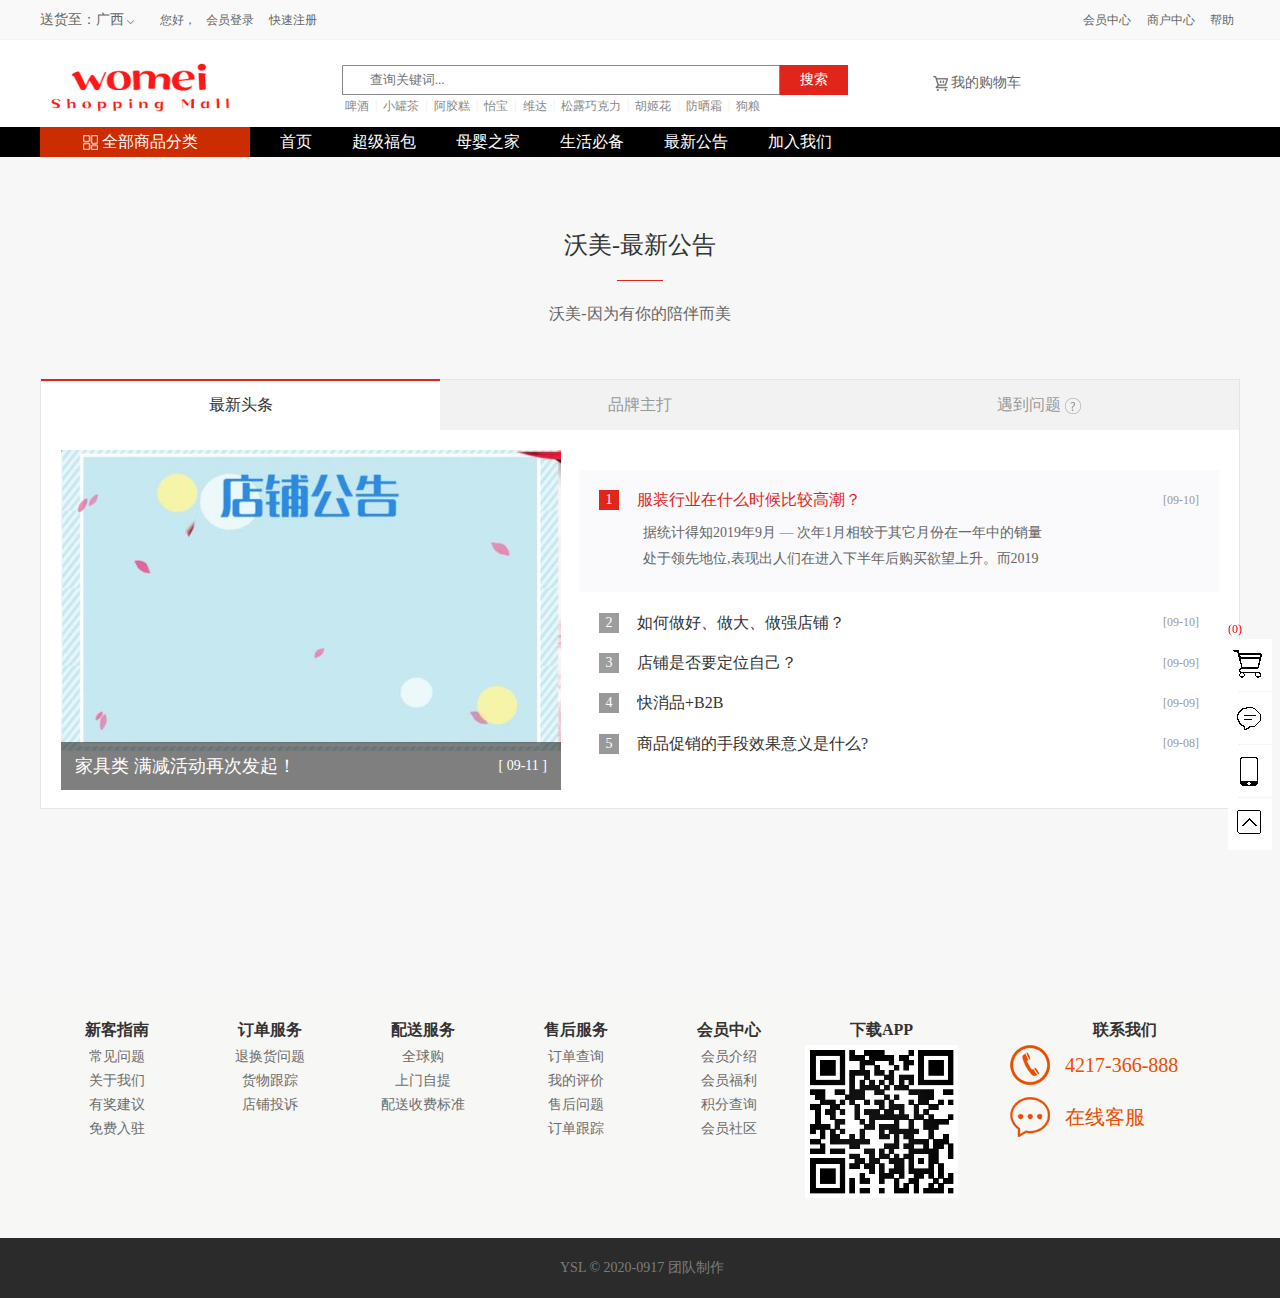
<file: gonggao.html>
<!doctype html>
<html>

	<head>
		<meta charset="utf-8">
		<title>沃美-公告页</title>
		<link rel="shortcut icon" type="text/css" href="css/favicon.ico"/>
		<link rel="stylesheet" type="text/css" href="css/index.css">
		<link rel="stylesheet" href="css/gonggaostyle.css" />
		<link rel="stylesheet" type="text/css" href="css/swiper-bundle.min.css" />
		<script type="text/javascript" src="js/jquery.min.js"></script>
		<script src="js/jquery-1.8.3.min.js"></script>
		<script src="js/jquery.fly.min.js"></script>
		<script src="js/public.js"></script>
		<script src="js/base.js"></script>
		<script>
			document.createElement("top")
		</script>
		<script>
			document.createElement("search")
		</script>
		<script>
			document.createElement("light")
		</script>
		<script>
			document.createElement("light1")
		</script>
	</head>

	<body>
		<!--最大的背景-->
		<!--<div class="maxbj"></div>-->

		<!--头部-->
		<top>
			<section class="seck">
				<div class="dis_add"><em style="float:left">送货至：</em><span style="float:left">广西</span><img src="images/jt_t.png" style="display:block;width:7px;height:4px; float:left; margin-top:20px; margin-left:3px">
					<div class="hide_add">
						<ul>
							<li>
								<a href="javascript:void(0)">北京</a>
							</li>
							<li>
								<a href="javascript:void(0)">上海</a>
							</li>
							<li>
								<a href="javascript:void(0)">天津</a>
							</li>
							<li>
								<a href="javascript:void(0)">重庆</a>
							</li>
							<li>
								<a href="javascript:void(0)">河北</a>
							</li>
							<li>
								<a href="javascript:void(0)">山西</a>
							</li>
							<li>
								<a href="javascript:void(0)">河南</a>
							</li>
							<li>
								<a href="javascript:void(0)">辽宁</a>
							</li>
							<li>
								<a href="javascript:void(0)">吉林</a>
							</li>
							<li>
								<a href="javascript:void(0)">黑龙江</a>
							</li>
							<li>
								<a href="javascript:void(0)">内蒙古</a>
							</li>
							<li>
								<a href="javascript:void(0)">江苏</a>
							</li>
							<li>
								<a href="javascript:void(0)">山东</a>
							</li>
							<li>
								<a href="javascript:void(0)">安徽</a>
							</li>
							<li>
								<a href="javascript:void(0)">浙江</a>
							</li>
							<li>
								<a href="javascript:void(0)">浙江</a>
							</li>
							<li>
								<a href="javascript:void(0)">福建</a>
							</li>
							<li>
								<a href="javascript:void(0)">湖北</a>
							</li>
							<li>
								<a href="javascript:void(0)">湖南</a>
							</li>
							<li>
								<a href="javascript:void(0)">广东</a>
							</li>
							<li>
								<a href="javascript:void(0)" class="selected">广西</a>
							</li>
							<li>
								<a href="javascript:void(0)">江西</a>
							</li>
							<li>
								<a href="javascript:void(0)">四川</a>
							</li>
							<li>
								<a href="javascript:void(0)">海南</a>
							</li>
							<li>
								<a href="javascript:void(0)">贵州</a>
							</li>
							<li>
								<a href="javascript:void(0)">云南</a>
							</li>
							<li>
								<a href="javascript:void(0)">西藏</a>
							</li>
							<li>
								<a href="javascript:void(0)">陕西</a>
							</li>
							<li>
								<a href="javascript:void(0)">甘肃</a>
							</li>
							<li>
								<a href="javascript:void(0)">青海</a>
							</li>
							<li>
								<a href="javascript:void(0)">宁夏</a>
							</li>
							<li>
								<a href="javascript:void(0)">新疆</a>
							</li>
							<li>
								<a href="javascript:void(0)">台湾</a>
							</li>
							<li>
								<a href="javascript:void(0)">香港</a>
							</li>
							<li>
								<a href="javascript:void(0)">澳门</a>
							</li>
						</ul>

					</div>
				</div>
				<div class="register_login">
					<em>您好，</em>
					<a href="login.html" target="_parent">会员登录</a>
					<a href="#">快速注册</a>
				</div>
				<div class="vip_center">
					<a href="#">会员中心</a>
					<a href="#">商户中心</a>
					<a href="#">帮助</a>
				</div>
			</section>
		</top>
		<!--header-->
		<div class="maxbj1">
			<header>
				<b class="logo"><img src="images/logo.png"></b>
				<search>
					<form>
						<input type="text" placeholder="查询关键词..." required style=" width:438px; height:30px; text-indent:2em; float:left;border: 1px solid #888; box-shadow:none">
						<button>搜索</button>
					</form>
					<nav class="search-list">
						<ul>
							<li><a href="#">啤酒</a></li>
							<li> <font style="color: #eee;">|</font></li>
							<li> <a href="#">小罐茶</a></li>
							<li> <font style="color: #eee;">|</font></li>	
							<li> <a href="#">阿胶糕</a></li>
							<li> <font style="color: #eee;">|</font></li>	
							<li> <a href="#">怡宝</a></li>
							<li> <font style="color: #eee;">|</font></li>	
							<li> <a href="#">维达</a></li>
							<li> <font style="color: #eee;">|</font></li>	
							<li> <a href="#">松露巧克力</a></li>
							<li> <font style="color: #eee;">|</font></li>	
							<li> <a href="#">胡姬花</a></li>
							<li> <font style="color: #eee;">|</font></li>	
							<li> <a href="#">防晒霜</a></li>
							<li> <font style="color: #eee;">|</font></li>	
							<li> <a href="#">狗粮</a></li>
						</ul>
					</nav>
				</search>
				<div class="sping_car">
					<b></b>
					<a href="gouwu.html" target="_blank"><em>我的购物车</em></a>
				</div>
			</header>
		</div>
		<!--导航-->
		<section class="dao_hang">
			<nav>
				<!--右下侧广告-->
				<div class="advertisement">
					<h4>最新公告</h4>
					<div class="notice_new">
						<p>
							<a href="#">【钜惠】金秋聚会，买一送一</a>
						</p>
						<p>
							<a href="#">【豪礼】中秋嘉年华，好礼钜惠</a>
						</p>
						<p>
							<a href="#">【正品低价】冰点破纪录，低价不猫腻</a>
						</p>
						<p>
							<a href="#">【开学】开学季，“纸”想“净、净”学习</a>
						</p>
						<p>
							<a href="#">【优选】金秋聚会，买一送一</a>
						</p>
						<p>
							<a href="#">【优选】中秋嘉年华，好礼钜惠</a>
						</p>
						<p>
							<a href="#">【优选】开学季，“纸”想“净、净”学习</a>
						</p>
					</div>
					<a href="#">
						<div class="notice_img">
							<img src="images/activity.jpg" class="img1">
							<img src="images/activity.jpg" class="img2">
						</div>
					</a>
				</div>
				<!--全部商品分类-->
				<div class="important"><img src="images/all_list.png" style=" margin-top:8px">&nbsp;全部商品分类
				</div>
				<!--结束-->
				<div class="dao_list">
					<a href="index.html">首页</a>
					<a href="super-show.html">超级福包</a>
					<a href="muying.html">母婴之家</a>
					<!--<a href="#">厨房用品</a>-->
					<a href="shenghuo.html">生活必备</a>
					<a href="gonggao.html">最新公告</a>
					<a href="jiaru.html">加入我们</a>
				</div>
			</nav>
		</section>
		<!--最新公告-->
		<!--最新公告-->
		<main>
			<div class="bg-grey">
				<div class="content">
					<a href="#">
						<h2 class="title">沃美-最新公告</h2></a>
					<p class="subtitle">沃美-因为有你的陪伴而美</p>
					<div class="tab-block information-tab">
						<div class="tab-buttons ">
							<h3 class="tab-button cur" data-tab="one">最新头条</h3>
							<h3 class="tab-button" data-tab="two">品牌主打</h3>
							<h3 class="tab-button" data-tab="three">遇到问题  <span class="question-icon"></span></h3>
						</div>
						<div class="tabs">
							<div class="tab-item active" id="tab-one">
								<div class="information-tab">

									<div class="information-left">
										<a href="#">
											<img src="images/gonggao.jpg" width="500" height="340" alt="家具类 满减活动再次发起！">
										</a>
										<div class="left-bottom">
											<div class="article-title">家具类 满减活动再次发起！</div>
											<div class="article-time">
												[ 09-11 ]
											</div>
										</div>
									</div>
									<div class="information-right">
										<div class="article-list current">
											<a href="#" class="article-link">
												<div class="article-head">
													<span class="article-number">1</span>
													<span class="article-title">服装行业在什么时候比较高潮？</span>
													<span class="article-time">[09-10]</span>
												</div>
												<div class="article-content">
													<p>据统计得知2019年9月 — 次年1月相较于其它月份在一年中的销量处于领先地位,表现出人们在进入下半年后购买欲望上升。而2019年相较于2018年销量有着明显的上升,也表现出服装行业的发展呈上升态势。</p>
												</div>
											</a>
										</div>

										<div class="article-list">
											<a href="#" class="article-link">
												<div class="article-head ">
													<span class="article-number">2</span>
													<span class="article-title">如何做好、做大、做强店铺？</span>
													<span class="article-time">[09-10]</span>
												</div>
												<div class="article-content">
													<p>在该时代下，电商成为了较为热潮的销售平台，怎样做好？怎样做大？怎样做强？也成为了一个难题！</p>
												</div>
											</a>
										</div>

										<div class="article-list">
											<a href="#" class="article-link">
												<div class="article-head ">
													<span class="article-number">3</span>
													<span class="article-title">店铺是否要定位自己？</span>
													<span class="article-time">[09-09]</span>
												</div>
												<div class="article-content">
													<p>店铺定位就是给店铺声明一个主题，比如你卖的是服装店铺名以及店铺装修风格都要与之相关，这样既能给消费者给一个良好的体验还能有良好的视觉感。若卖的是服装类但是你的装修风格不太符合就会很突兀。</p>
												</div>
											</a>
										</div>

										<div class="article-list">
											<a href="#" class="article-link">
												<div class="article-head ">
													<span class="article-number">4</span>
													<span class="article-title">快消品+B2B</span>
													<span class="article-time">[09-09]</span>
												</div>
												<div class="article-content">
													<p>到底是应该快消品+B2B，还是B2B+快消品，这是两个模式、两个方向、两条道路的问题。</p>
												</div>
											</a>
										</div>

										<div class="article-list">
											<a href="#" class="article-link">
												<div class="article-head ">
													<span class="article-number">5</span>
													<span class="article-title">商品促销的手段效果意义是什么?</span>
													<span class="article-time">[09-08]</span>
												</div>
												<div class="article-content">
													<p>商品促销是bai对既有和潜在的顾客运用du各种积极的促销方式，吸引他们，zhi进而刺激其购买需求，以提高门店种类商品的销售。它是提高商品销售最直接、最简单、最有效的方式之一。</p>
												</div>
											</a>
										</div>

									</div>
								</div>
							</div>
							<div class="tab-item" id="tab-two">
								<div class="information-tab ">

									<div class="information-left">
										<a href="#">
											<img src="images/baokuan.jpg" width="500" height="340" alt="品牌选主打产品的原因！">
										</a>
										<div class="left-bottom">
											<div class="article-title">品牌选主打产品的原因！</div>
											<div class="article-time">
												[ 09-11 ]
											</div>
										</div>
									</div>
									<div class="information-right">
										<div class="article-list current">
											<a href="#" class="article-link">
												<div class="article-head ">
													<span class="article-number">1</span>
													<span class="article-title">如何打造爆款。</span>
													<span class="article-time">[09-10]</span>
												</div>
												<div class="article-content">
													<p>现代社会商业越来越发达，许多人梦想通过商业服务取得一些收益，还想把商品大卖特卖，那么如何打造爆款呢？首先爆款技术、人脉、资金。高性价比原理：商品在同样品质下价格越优惠则一般受到关注越大。案例：比如一些电商节日，一些高性价比的食品大卖特卖。要点：要点必须自己产品成本能降低，否则容易造成亏本或品质下降。</p>
												</div>
											</a>
										</div>

										<div class="article-list ">
											<a href="#" class="article-link">
												<div class="article-head ">
													<span class="article-number">2</span>
													<span class="article-title">adidas主打系列。为何它们能做好主打？</span>
													<span class="article-time">[09-09]</span>
												</div>
												<div class="article-content">
													<p>阿迪达斯旗下拥有三大系列：运动表现系列 performance（三条纹）、运动传统系列 originals（三叶草）和运动时尚系列 neo（圆球型LOGO）（分三个子品牌：Y-3，SLVR，NEO LABEL）。</p>
												</div>
											</a>
										</div>

										<div class="article-list ">
											<a href="#" class="article-link">
												<div class="article-head ">
													<span class="article-number">3</span>
													<span class="article-title">让服装商品主推款热销的秘籍 教你如何做主推</span>
													<span class="article-time">[09-08]</span>
												</div>
												<div class="article-content">
													<p>总思路：挑选主推(结合生命周期、量大款式，数量不宜过多)——制定目标(店铺总目标、组目标、个人目标)——设置激励(店铺、组或个人PK，正负激励结合)——选定方法(店长引导、陈列展示、活模展示、现场跟进、卖点学习、推荐方法)</p>
												</div>
											</a>
										</div>

										<div class="article-list ">
											<a href="#" class="article-link">
												<div class="article-head ">
													<span class="article-number">4</span>
													<span class="article-title">爆款后期如何维护?怎么让爆款持续下去?</span>
													<span class="article-time">[09-07]</span>
												</div>
												<div class="article-content">
													<p>一、做好数据，方便后期维护。二、新老爆款的交替衔接。三、老爆款流量迁移。四、新品提前预热。五、店铺活动配合。</p>
												</div>
											</a>
										</div>

										<div class="article-list ">
											<a href="#" class="article-link">
												<div class="article-head ">
													<span class="article-number">5</span>
													<span class="article-title">如何让产品卖出高价格？</span>
													<span class="article-time">[09-06]</span>
												</div>
												<div class="article-content">
													<p>销售的过程是一个推动客户向我方的目标点移动的过程，它的各个销售环节犹如闭式链条，销售的过程也是一个随时在变化在博弈的过程，竞争对手，我方，客户是时时动态变化着的，我们要对自己做的不好的节点进行修正和补足，直至在实现我们的目的性上面，每个节点都发挥承上启下的引导作用。</p>
												</div>
											</a>
										</div>

									</div>
								</div>
							</div>
							<div class="tab-item" id="tab-three">
								<div class="information-tab ">

									<div class="information-left">
										<a href="#">
											<img src="images/changjian.jpg" width="500" height="340" alt="优秀的网上商城系统网站介绍">
										</a>
										<div class="left-bottom">
											<div class="article-title">优秀的网上商城系统网站介绍</div>
											<div class="article-time">
												[ 09-11 ]
											</div>
										</div>
									</div>
									<div class="information-right">
										<div class="article-list current">
											<a href="#" class="article-link">
												<div class="article-head ">
													<span class="article-number">1</span>
													<span class="article-title">如何制作一个电子商务平台系统？</span>
													<span class="article-time">[09-10]</span>
												</div>
												<div class="article-content">
													<p>大致的流程如下，以电商平台开发公司【数商云】为例子，在实际项目往往会涉及到人与人之间的复杂沟通以及协作，所以需要有严谨的管理规范以及弹性的流程控制才能达到较高水准的项目质量。</p>
												</div>
											</a>
										</div>

										<div class="article-list ">
											<a href="#" class="article-link">
												<div class="article-head ">
													<span class="article-number">2</span>
													<span class="article-title">开发一个电子商务网站，需要运用哪些设计原则</span>
													<span class="article-time">[09-09]</span>
												</div>
												<div class="article-content">
													<p>随着目前电子商务网站开发技术的迭代，电商网站的交互设计得到了很大程度的提升，可以认为现在的新型的商城平台都呈现出交互效果。由此可以引发一个思考，电商系统网站开发的交互设计原则、基础是什么？</p>
												</div>
											</a>
										</div>

										<div class="article-list ">
											<a href="#" class="article-link">
												<div class="article-head ">
													<span class="article-number">3</span>
													<span class="article-title">传统企业转型建设独立B2C电商平台_会面临什么问题？</span>
													<span class="article-time">[09-08]</span>
												</div>
												<div class="article-content">
													<p>传统企业电子商务平台建设公司【数商云】市场总监在这里分享提出一些B2C企业内部运营（主要是订单处理流程方面）所面临的问题：</p>
												</div>
											</a>
										</div>

										<div class="article-list ">
											<a href="#" class="article-link">
												<div class="article-head ">
													<span class="article-number">4</span>
													<span class="article-title">什么是社区电商平台？社区电商达人教路</span>
													<span class="article-time">[09-07]</span>
												</div>
												<div class="article-content">
													<p>通过社区电商达人了解到，最先发展起社区电商的是一些物业，以及拥有社区资源的企业。他们有一个共同点都属于传统型企业，想把一个社区电商平台运营好。</p>
												</div>
											</a>
										</div>

										<div class="article-list ">
											<a href="#" class="article-link">
												<div class="article-head ">
													<span class="article-number">5</span>
													<span class="article-title">电子商务网店系统开发，重视要点总结！</span>
													<span class="article-time">[09-06]</span>
												</div>
												<div class="article-content">
													<p>【数商云】为企业定制专属的电商网站时，发现很多电商企业在沟通过程多次强调要设计开发出一个热点十足，够噱头的电商平台，这类型的电商网站开发设计方面确实够噱头了，但不是建立在用户体验的基础上，忽略了用户的感官视角。</p>
												</div>
											</a>
										</div>

									</div>
								</div>
							</div>
						</div>
					</div>
				</div>
			</div>
		</main>
		<!--页脚-->
		<footer>
			<section class="foot_in">
				<!--left-->
				<div class="foot_in_left">
					<div>
						<h5>新客指南</h5>
						<ul>
							<li>
								<a href="#">常见问题 </a>
							</li>
							<li>
								<a href="#">关于我们 </a>
							</li>
							<li>
								<a href="#">有奖建议</a>
							</li>
							<li>
								<a href="#">免费入驻</a>
							</li>
						</ul>
					</div>
					<div>
						<h5>订单服务</h5>
						<ul>
							<li>
								<a href="#">退换货问题</a>
							</li>
							<li>
								<a href="#">货物跟踪</a>
							</li>
							<li>
								<a href="#">店铺投诉</a>
							</li>
						</ul>
					</div>
					<div>
						<h5>配送服务</h5>
						<ul>
							<li>
								<a href="#">全球购</a>
							</li>
							<li>
								<a href="#">上门自提</a>
							</li>
							<li>
								<a href="#">配送收费标准</a>
							</li>
						</ul>
					</div>
					<div>
						<h5>售后服务</h5>
						<ul>
							<li>
								<a href="#">订单查询</a>
							</li>
							<li>
								<a href="#">我的评价</a>
							</li>
							<li>
								<a href="#">售后问题</a>
							</li>
							<li>
								<a href="#">订单跟踪</a>
							</li>
						</ul>
					</div>
					<div>
						<h5>会员中心</h5>
						<ul>
							<li>
								<a href="#">会员介绍</a>
							</li>
							<li>
								<a href="#">会员福利</a>
							</li>
							<li>
								<a href="#">积分查询</a>
							</li>
							<li>
								<a href="#">会员社区</a>
							</li>
						</ul>
					</div>
					<div>
						<h5>下载APP</h5>
						<img src="images/xiazai_App.png" width="153" height="153" style="display:block">
					</div>
				</div>
				<!--right-->
				<div class="foot_in_right">
					<div>
						<h5>联系我们</h5>
						<p><img src="images/dian.png" width="40" height="40" style=" float:left"><em style=" float:left; line-height:40px; color:#eb4e01; font-size:20px">&nbsp;&nbsp;&nbsp;4217-366-888</em></p>
						<p><img src="images/wx.png" width="40" height="40" style=" float:left"><em style=" float:left; line-height:40px; color:#eb4e01; font-size:20px">&nbsp;&nbsp;&nbsp;<a href="#" style="color:#eb4e01">在线客服</a></em></p>
					</div>
				</div>
			</section>
		</footer>
		<div class="foots">
			<div class="foots_in">
				<a href="#" style=" float:left">
					<!--<img src="images/logo1.png" width="124" height="56" style="display:block; margin-top:2px">-->
				</a>
				<em>YSL © 2020-0917 团队制作</em>
			</div>
		</div>
		<!--侧边栏-->
		<div class="toolbar">
			<a href="###" class="toolbar-item toolbar-item-weixin" style=" position:relative">
				<em style=" position:absolute; display:block; line-height:20px; font-size:12px; color:#f00; top:-20px; left:0">(0)</em>
				<!--<span class="toolbar-layer"></span>-->
			</a>
			<a href="###" class="toolbar-item toolbar-item-feedback"></a>
			<a href="###" class="toolbar-item toolbar-item-app">
				<span class="toolbar-layer"></span>
			</a>
			<a href="javascript:scroll(0,0)" id="top" class="toolbar-item toolbar-item-top"></a>
		</div>
		<!--购物车fly插件-->
	</body>
	<script type="text/javascript">
		//tab切换		
		$('.tab-button').click(function() {
			var tab = $(this).data('tab')
			$(this).addClass('cur').siblings('.tab-button').removeClass('cur');
			$('#tab-' + tab + '').addClass('active').siblings('.tab-item').removeClass('active');
		});
		//新闻列表切换
		$('.information-tab .article-list').hover(function() {
			$(this).addClass('current').siblings('.article-list').removeClass('current');
		}, function() {
			$(this).parent('.information-right').find('.article-list:first-of-type').addClass('current').siblings('.article-list').removeClass('current');
		});
	</script>

</html>
</file>
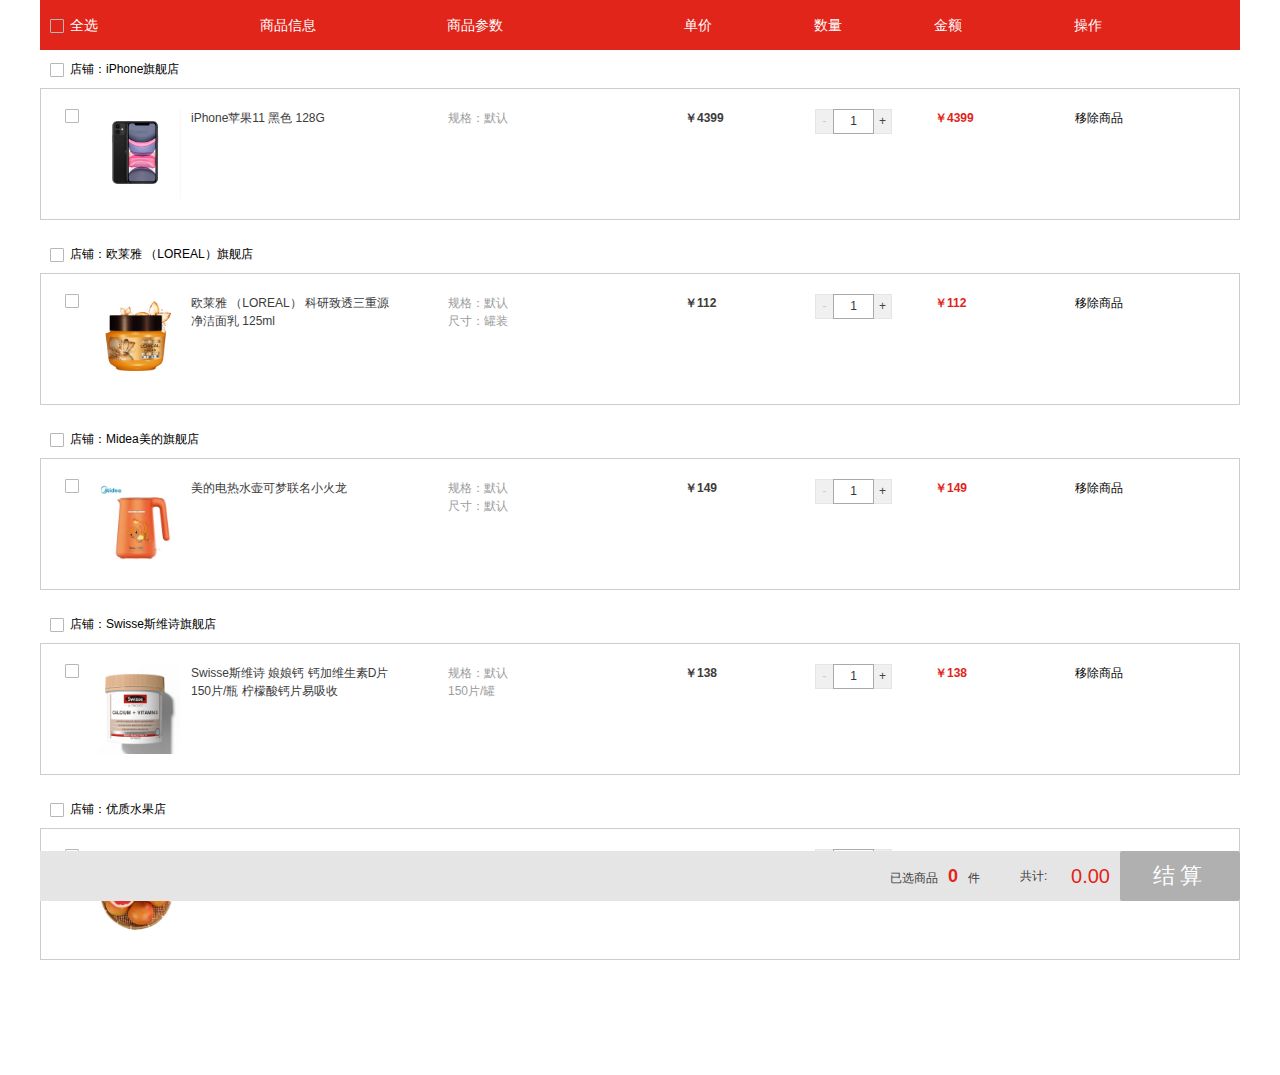
<file: gouwu.html>
<!doctype html>
<html lang="en">
<head>
    <meta charset="UTF-8">  
    <title>购物车</title>
    <link rel="shortcut icon" type="text/css" href="css/favicon.ico"/>
    <link rel="stylesheet" href="./css/reset.css">
    <link rel="stylesheet" href="./css/carts.css">
</head>
<body>
    <section class="cartMain">
        <div class="cartMain_hd">
            <ul class="order_lists cartTop">
                <li class="list_chk">
                    <!--所有商品全选-->
                    <input type="checkbox" id="all" class="whole_check">
                    <label for="all"></label>
                    全选
                </li>
                <li class="list_con">商品信息</li>
                <li class="list_info">商品参数</li>
                <li class="list_price">单价</li>
                <li class="list_amount">数量</li>
                <li class="list_sum">金额</li>
                <li class="list_op">操作</li>
            </ul>
        </div>

       

<div class="cartBox">
            <div class="shop_info">
                <div class="all_check">
                    <!--店铺全选-->
                    <input type="checkbox" id="shop_b" class="shopChoice">
                    <label for="shop_b" class="shop"></label>
                </div>
                <div class="shop_name">
                    店铺：<a href="javascript:;">iPhone旗舰店</a>
                </div>
            </div>
            <div class="order_content">
                <ul class="order_lists">
                    <li class="list_chk">
                        <input type="checkbox" id="checkbox_2" class="son_check">
                        <label for="checkbox_2"></label>
                    </li>
                    <li class="list_con">
                        <div class="list_img"><a href="javascript:;"><img src="./images/iPhone.png" alt=""></a></div>
                        <div class="list_text"><a href="javascript:;">iPhone苹果11 黑色 128G</a></div>
                    </li>
                    <li class="list_info">
                        <p>规格：默认</p>
                    </li>
                    <li class="list_price">
                        <p class="price">￥4399</p>
                    </li>
                    <li class="list_amount">
                        <div class="amount_box">
                            <a href="javascript:;" class="reduce reSty">-</a>
                            <input type="text" value="1" class="sum">
                            <a href="javascript:;" class="plus">+</a>
                        </div>
                    </li>
                    <li class="list_sum">
                        <p class="sum_price">￥4399</p>
                    </li>
                    <li class="list_op">
                        <p class="del"><a href="javascript:;" class="delBtn">移除商品</a></p>
                    </li>
                </ul>
            </div>
        </div>
		
		<div class="cartBox">
		    <div class="shop_info">
		        <div class="all_check">
		            <!--店铺全选-->
		            <input type="checkbox" id="shop_b" class="shopChoice">
		            <label for="shop_b" class="shop"></label>
		        </div>
		        <div class="shop_name">
		            店铺：<a href="javascript:;">欧莱雅 （LOREAL）旗舰店</a>
		        </div>
		    </div>
		    <div class="order_content">
		        <ul class="order_lists">
		            <li class="list_chk">
		                <input type="checkbox" id="checkbox_3" class="son_check">
		                <label for="checkbox_3"></label>
		            </li>
		            <li class="list_con">
		                <div class="list_img"><a href="javascript:;"><img src="./images/hufasu.png" alt=""></a></div>
		                <div class="list_text"><a href="javascript:;">欧莱雅 （LOREAL） 科研致透三重源净洁面乳 125ml</a></div>
		            </li>
		            <li class="list_info">
		                <p>规格：默认</p>
		                <p>尺寸：罐装</p>
		            </li>
		            <li class="list_price">
		                <p class="price">￥112</p>
		            </li>
		            <li class="list_amount">
		                <div class="amount_box">
		                    <a href="javascript:;" class="reduce reSty">-</a>
		                    <input type="text" value="1" class="sum">
		                    <a href="javascript:;" class="plus">+</a>
		                </div>
		            </li>
		            <li class="list_sum">
		                <p class="sum_price">￥112</p>
		            </li>
		            <li class="list_op">
		                <p class="del"><a href="javascript:;" class="delBtn">移除商品</a></p>
		            </li>
		        </ul>
		    </div>
		</div>
		
		<div class="cartBox">
		    <div class="shop_info">
		        <div class="all_check">
		            <!--店铺全选-->
		            <input type="checkbox" id="shop_b" class="shopChoice">
		            <label for="shop_b" class="shop"></label>
		        </div>
		        <div class="shop_name">
		            店铺：<a href="javascript:;">Midea美的旗舰店</a>
		        </div>
		    </div>
		    <div class="order_content">
		        <ul class="order_lists">
		            <li class="list_chk">
		                <input type="checkbox" id="checkbox_6" class="son_check">
		                <label for="checkbox_6"></label>
		            </li>
		            <li class="list_con">
		                <div class="list_img"><a href="javascript:;"><img src="./images/rsh.png" alt=""></a></div>
		                <div class="list_text"><a href="javascript:;">美的电热水壶可梦联名小火龙</a></div>
		            </li>
		            <li class="list_info">
		                <p>规格：默认</p>
		                <p>尺寸：默认</p>
		            </li>
		            <li class="list_price">
		                <p class="price">￥149</p>
		            </li>
		            <li class="list_amount">
		                <div class="amount_box">
		                    <a href="javascript:;" class="reduce reSty">-</a>
		                    <input type="text" value="1" class="sum">
		                    <a href="javascript:;" class="plus">+</a>
		                </div>
		            </li>
		            <li class="list_sum">
		                <p class="sum_price">￥149</p>
		            </li>
		            <li class="list_op">
		                <p class="del"><a href="javascript:;" class="delBtn">移除商品</a></p>
		            </li>
		        </ul>
		    </div>
		</div>

        <div class="cartBox">
            <div class="shop_info">
                <div class="all_check">
                    <!--店铺全选-->
                    <input type="checkbox" id="shop_b" class="shopChoice">
                    <label for="shop_b" class="shop"></label>
                </div>
                <div class="shop_name">
                    店铺：<a href="javascript:;">Swisse斯维诗旗舰店</a>
                </div>
            </div>
            <div class="order_content">
                <ul class="order_lists">
                    <li class="list_chk">
                        <input type="checkbox" id="checkbox_5" class="son_check">
                        <label for="checkbox_5"></label>
                    </li>
                    <li class="list_con">
                        <div class="list_img"><a href="javascript:;"><img src="./images/swisse.png" alt=""></a></div>
                        <div class="list_text"><a href="javascript:;">Swisse斯维诗 娘娘钙 钙加维生素D片 150片/瓶 柠檬酸钙片易吸收</a></div>
                    </li>
                    <li class="list_info">
                        <p>规格：默认</p>
                        <p>150片/罐</p>
                    </li>
                    <li class="list_price">
                        <p class="price">￥138</p>
                    </li>
                    <li class="list_amount">
                        <div class="amount_box">
                            <a href="javascript:;" class="reduce reSty">-</a>
                            <input type="text" value="1" class="sum">
                            <a href="javascript:;" class="plus">+</a>
                        </div>
                    </li>
                    <li class="list_sum">
                        <p class="sum_price">￥138</p>
                    </li>
                    <li class="list_op">
                        <p class="del"><a href="javascript:;" class="delBtn">移除商品</a></p>
                    </li>
                </ul>
            </div>
        </div>
		
		<div class="cartBox">
		    <div class="shop_info">
		        <div class="all_check">
		            <!--店铺全选-->
		            <input type="checkbox" id="shop_b" class="shopChoice">
		            <label for="shop_b" class="shop"></label>
		        </div>
		        <div class="shop_name">
		            店铺：<a href="javascript:;">优质水果店</a>
		        </div>
		    </div>
		    <div class="order_content">
		        <ul class="order_lists">
		            <li class="list_chk">
		                <input type="checkbox" id="checkbox_4" class="son_check">
		                <label for="checkbox_4"></label>
		            </li>
		            <li class="list_con">
		                <div class="list_img"><a href="javascript:;"><img src="./images/xiyou.png" alt=""></a></div>
		                <div class="list_text"><a href="javascript:;">南非西柚 中果6粒装 单果260g起 生鲜水果红心柚子</a></div>
		            </li>
		            <li class="list_info">
		                <p>规格：默认</p>
		                <p>约260g/78.8元</p>
		            </li>
		            <li class="list_price">
		                <p class="price">￥78.8</p>
		            </li>
		            <li class="list_amount">
		                <div class="amount_box">
		                    <a href="javascript:;" class="reduce reSty">-</a>
		                    <input type="text" value="1" class="sum">
		                    <a href="javascript:;" class="plus">+</a>
		                </div>
		            </li>
		            <li class="list_sum">
		                <p class="sum_price">￥78.8</p>
		            </li>
		            <li class="list_op">
		                <p class="del"><a href="javascript:;" class="delBtn">移除商品</a></p>
		            </li>
		        </ul>
		        
		    </div>
		</div>
		
        <!--底部-->
        <div class="bar-wrapper">
            <div class="bar-right">
                <div class="piece">已选商品<strong class="piece_num">0</strong>件</div>
                <div class="totalMoney">共计: <strong class="total_text">0.00</strong></div>
                <div class="calBtn"><a href="javascript:;">结算</a></div>
            </div>
        </div>
    </section>
    <section class="model_bg"></section>
    <section class="my_model">
        <p class="title">删除宝贝<span class="closeModel">X</span></p>
        <p>您确认要删除该宝贝吗？</p>
        <div class="opBtn"><a href="javascript:;" class="dialog-sure">确定</a><a href="javascript:;" class="dialog-close">关闭</a></div>
    </section>
    <script src="http://www.jq22.com/jquery/jquery-1.10.2.js"></script>
    <script src="./js/carts.js"></script>
</body>
</html>
</file>
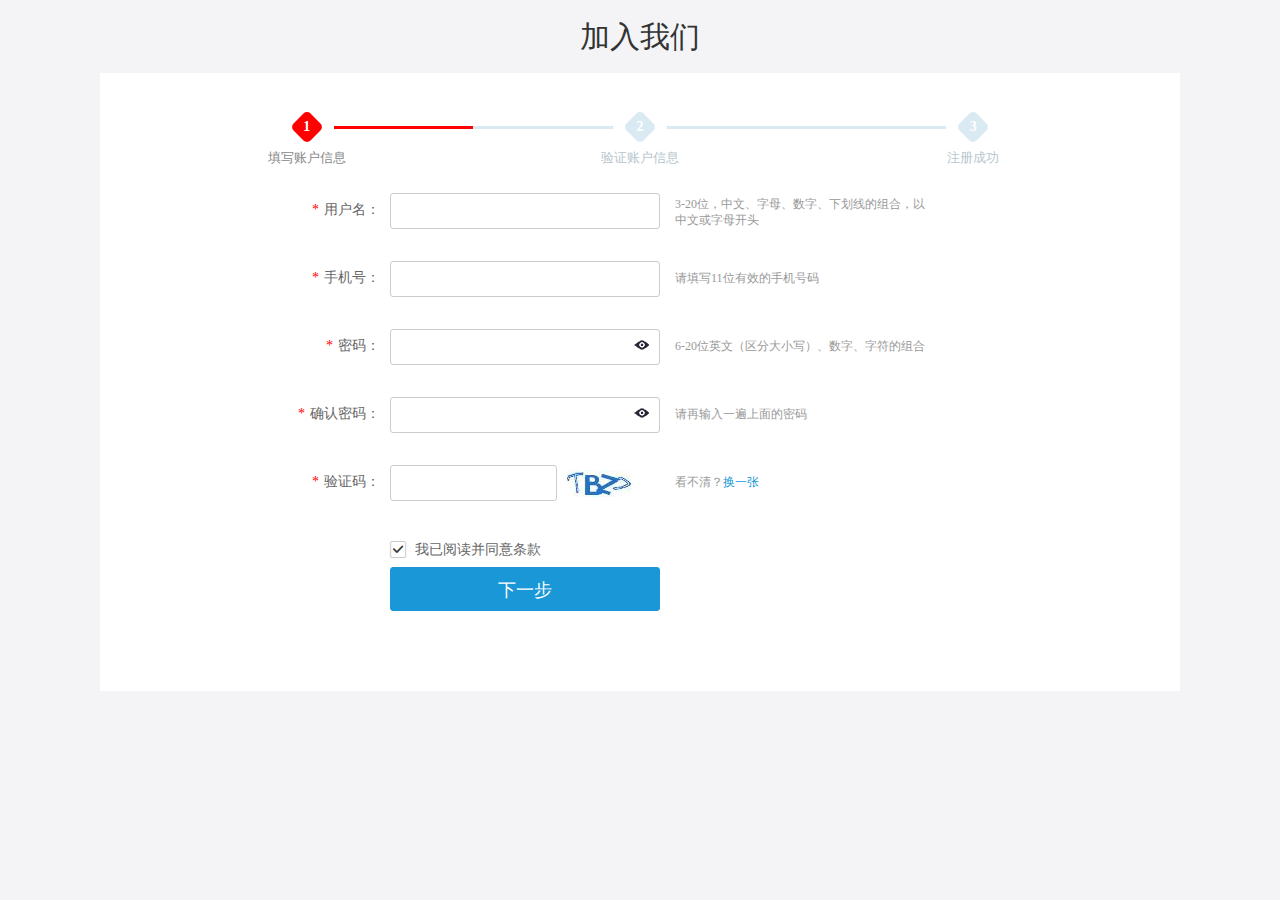
<file: jiaru.html>
<!DOCTYPE html>
<html>

	<head>
		<meta charset="utf-8" />		
		<title>沃美-入驻</title>
		<link rel="shortcut icon" type="text/css" href="css/favicon.ico"/>
		<link href="css/bootstrap.min.css" rel="stylesheet">
		<link href="css/gloab.css" rel="stylesheet">
		<link href="css/jiarustyle.css" rel="stylesheet">
		<script src="js/jquery-1.11.1.min.js"></script>
		<script src="js/register.js"></script>
	</head>

	<body class="bgf4">
		<h2 style="margin: 20px auto;text-align: center;">加入我们</h2>
		<div class="login-box f-mt10 f-pb50">
			<div class="main bgf">
				<div class="reg-box-pan display-inline">
					<div class="step">
						<ul>
							<li class="col-xs-4 on">
								<span class="num"><em class="f-r5"></em><i>1</i></span>
								<span class="line_bg lbg-r"></span>
								<p class="lbg-txt">填写账户信息</p>
							</li>
							<li class="col-xs-4">
								<span class="num"><em class="f-r5"></em><i>2</i></span>
								<span class="line_bg lbg-l"></span>
								<span class="line_bg lbg-r"></span>
								<p class="lbg-txt">验证账户信息</p>
							</li>
							<li class="col-xs-4">
								<span class="num"><em class="f-r5"></em><i>3</i></span>
								<span class="line_bg lbg-l"></span>
								<p class="lbg-txt">注册成功</p>
							</li>
						</ul>
					</div>
					<div class="reg-box" id="verifyCheck" style="margin-top:20px;">
						<div class="part1">
							<div class="item col-xs-12">
								<span class="intelligent-label f-fl"><b class="ftx04">*</b>用户名：</span>
								<div class="f-fl item-ifo">
									<input type="text" maxlength="20" class="txt03 f-r3 required" tabindex="1" data-valid="isNonEmpty||between:3-20||isUname" data-error="用户名不能为空||用户名长度3-20位||只能输入中文、字母、数字、下划线，且以中文或字母开头" id="adminNo" /> <span class="ie8 icon-close close hide"></span>
									<label class="icon-sucessfill blank hide"></label>
									<label class="focus"><span>3-20位，中文、字母、数字、下划线的组合，以中文或字母开头</span></label>
									<label class="focus valid"></label>
								</div>
							</div>
							<div class="item col-xs-12">
								<span class="intelligent-label f-fl"><b class="ftx04">*</b>手机号：</span>
								<div class="f-fl item-ifo">
									<input type="text" class="txt03 f-r3 required" keycodes="tel" tabindex="2" data-valid="isNonEmpty||isPhone" data-error="手机号码不能为空||手机号码格式不正确" maxlength="11" id="phone" />
									<span class="ie8 icon-close close hide"></span>
									<label class="icon-sucessfill blank hide"></label>
									<label class="focus">请填写11位有效的手机号码</label>
									<label class="focus valid"></label>
								</div>
							</div>
							<div class="item col-xs-12">
								<span class="intelligent-label f-fl"><b class="ftx04">*</b>密码：</span>
								<div class="f-fl item-ifo">
									<input type="password" id="password" maxlength="20" class="txt03 f-r3 required" tabindex="3" style="ime-mode:disabled;" onpaste="return  false" autocomplete="off" data-valid="isNonEmpty||between:6-20||level:2" data-error="密码不能为空||密码长度6-20位||该密码太简单，有被盗风险，建议字母+数字的组合" />
									<span class="ie8 icon-close close hide" style="right:55px"></span>
									<span class="showpwd" data-eye="password"></span>
									<label class="icon-sucessfill blank hide"></label>
									<label class="focus">6-20位英文（区分大小写）、数字、字符的组合</label>
									<label class="focus valid"></label>
									<span class="clearfix"></span>
									<label class="strength">
                            	<span class="f-fl f-size12">安全程度：</span>
                            	<b><i>弱</i><i>中</i><i>强</i></b>
                            </label>
								</div>
							</div>
							<div class="item col-xs-12">
								<span class="intelligent-label f-fl"><b class="ftx04">*</b>确认密码：</span>
								<div class="f-fl item-ifo">
									<input type="password" maxlength="20" class="txt03 f-r3 required" tabindex="4" style="ime-mode:disabled;" onpaste="return  false" autocomplete="off" data-valid="isNonEmpty||between:6-16||isRepeat:password" data-error="密码不能为空||密码长度6-16位||两次密码输入不一致" id="rePassword" />
									<span class="ie8 icon-close close hide" style="right:55px"></span>
									<span class="showpwd" data-eye="rePassword"></span>
									<label class="icon-sucessfill blank hide"></label>
									<label class="focus">请再输入一遍上面的密码</label>
									<label class="focus valid"></label>
								</div>
							</div>
							<div class="item col-xs-12">
								<span class="intelligent-label f-fl"><b class="ftx04">*</b>验证码：</span>
								<div class="f-fl item-ifo">
									<input type="text" maxlength="4" class="txt03 f-r3 f-fl required" tabindex="4" style="width:167px" id="randCode" data-valid="isNonEmpty" data-error="验证码不能为空" />
									<span class="ie8 icon-close close hide"></span>
									<label class="f-size12 c-999 f-fl f-pl10">
                            	<img src="images/yzm.jpg" />                               
                            </label>
									<label class="icon-sucessfill blank hide" style="left:380px"></label>
									<label class="focusa">看不清？<a href="javascript:;" class="c-blue">换一张</a></label>
									<label class="focus valid" style="left:370px"></label>
								</div>
							</div>
							<div class="item col-xs-12" style="height:auto">
								<span class="intelligent-label f-fl">&nbsp;</span>
								<p class="f-size14 required" data-valid="isChecked" data-error="请先同意条款">
									<input type="checkbox" checked />
									<a href="javascript:showoutc();" class="f-ml5">我已阅读并同意条款</a>
								</p>
								<label class="focus valid"></label>
							</div>
							<div class="item col-xs-12">
								<span class="intelligent-label f-fl">&nbsp;</span>
								<div class="f-fl item-ifo">
									<a href="javascript:;" class="btn btn-blue f-r3" id="btn_part1">下一步</a>
								</div>
							</div>
						</div>
						<div class="part2" style="display:none">
							<div class="alert alert-info" style="width:700px">短信已发送至您手机，请输入短信中的验证码，确保您的手机号真实有效。</div>
							<div class="item col-xs-12 f-mb10" style="height:auto">
								<span class="intelligent-label f-fl">手机号：</span>
								<div class="f-fl item-ifo c-blue">
									18078778513
								</div>
							</div>
							<div class="item col-xs-12">
								<span class="intelligent-label f-fl"><b class="ftx04">*</b>验证码：</span>
								<div class="f-fl item-ifo">
									<input type="text" maxlength="6" id="verifyNo" class="txt03 f-r3 f-fl required" tabindex="4" style="width:167px" data-valid="isNonEmpty||isInt" data-error="验证码不能为空||请输入6位数字验证码" />
									<span class="btn btn-gray f-r3 f-ml5 f-size13" id="time_box" disabled style="width:97px;display:none;">发送验证码</span>
									<span class="btn btn-gray f-r3 f-ml5 f-size13" id="verifyYz" style="width:97px;">发送验证码</span>
									<span class="ie8 icon-close close hide" style="right:130px"></span>
									<label class="icon-sucessfill blank hide"></label>
									<label class="focus"><span>请查收手机短信，并填写短信中的验证码（此验证码3分钟内有效）</span></label>
									<label class="focus valid"></label>
								</div>
							</div>
							<div class="item col-xs-12">
								<span class="intelligent-label f-fl">&nbsp;</span>
								<div class="f-fl item-ifo">
									<a href="javascript:;" class="btn btn-blue f-r3" id="btn_part2">注册</a>
								</div>
							</div>
						</div>
						<div class="part3" style="display:none">
							<div class="item col-xs-12">
								<span class="intelligent-label f-fl"><b class="ftx04">*</b>真实姓名：</span>
								<div class="f-fl item-ifo">
									<input type="text" maxlength="10" class="txt03 f-r3 required" tabindex="1" data-valid="isNonEmpty||between:2-10||isZh" data-error="真实姓名不能为空||真实姓名长度2-10位||只能输入中文" id="adminNo" />
									<span class="ie8 icon-close close hide"></span>
									<label class="icon-sucessfill blank hide"></label>
									<label class="focus">2-10位，中文真实姓名</label>
									<label class="focus valid"></label>
								</div>
							</div>
							<div class="item col-xs-12">
								<span class="intelligent-label f-fl"><b class="ftx04">*</b>身份证号：</span>
								<div class="f-fl item-ifo">
									<input type="text" class="txt03 f-r3 required" tabindex="2" data-valid="isNonEmpty||isCard" data-error="身份证号不能为空||身份证号码格式不正确" maxlength="18" id="phone" />
									<span class="ie8 icon-close close hide"></span>
									<label class="icon-sucessfill blank hide"></label>
									<label class="focus">请填写18位有效的证件号码</label>
									<label class="focus valid"></label>
								</div>
							</div>
							<div class="item col-xs-12">
								<span class="intelligent-label f-fl">&nbsp;</span>
								<div class="f-fl item-ifo">
									<a href="javascript:;" class="btn btn-blue f-r3" id="btn_part3">下一步</a>
								</div>
							</div>
						</div>
						<div class="part4 text-center" style="display:none">
							<h3>恭喜cz82465，您已注册成功，现在开始您的投资之旅吧！</h3>
							<p class="c-666 f-mt30 f-mb50">页面将在 <strong id="times" class="f-size18">10</strong> 秒钟后，跳转到
								<a href="index.html" class="c-blue">首页-继续购物</a>
							</p>
						</div>
					</div>
				</div>
			</div>
		</div>
		<div class="m-sPopBg" style="z-index:998;"></div>
		<div class="m-sPopCon regcon">
			<div class="m-sPopTitle"><strong>服务协议条款</strong><b id="sPopClose" class="m-sPopClose" onClick="closeClause()">×</b></div>
			<div class="apply_up_content">
				<pre class="f-r0">
		<strong>同意以下服务条款，提交注册信息</strong>
        </pre>
			</div>
			<center>
				<a class="btn btn-blue btn-lg f-size12 b-b0 b-l0 b-t0 b-r0 f-pl50 f-pr50 f-r3" href="javascript:closeClause();">已阅读并同意此条款</a>
			</center>
		</div>
		<script>
			$(function() {
				//第一页的确定按钮
				$("#btn_part1").click(function() {
					if(!verifyCheck._click()) return;
					$(".part1").hide();
					$(".part2").show();
					$(".step li").eq(1).addClass("on");
				});
				//第二页的确定按钮
				$("#btn_part2").click(function() {
					if(!verifyCheck._click()) return;
					$(".part2").hide();
					$(".part3").show();
				});
				//第三页的确定按钮
				$("#btn_part3").click(function() {
					if(!verifyCheck._click()) return;
					$(".part3").hide();
					$(".part4").show();
					$(".step li").eq(2).addClass("on");
					countdown({
						maxTime: 10,
						ing: function(c) {
							$("#times").text(c);
						},
						after: function() {
							window.location.href = "index.html";
						}
					});
				});
			});

			function showoutc() {
				$(".m-sPopBg,.m-sPopCon").show();
			}

			function closeClause() {
				$(".m-sPopBg,.m-sPopCon").hide();
			}
		</script>
	</body>

</html>
</file>
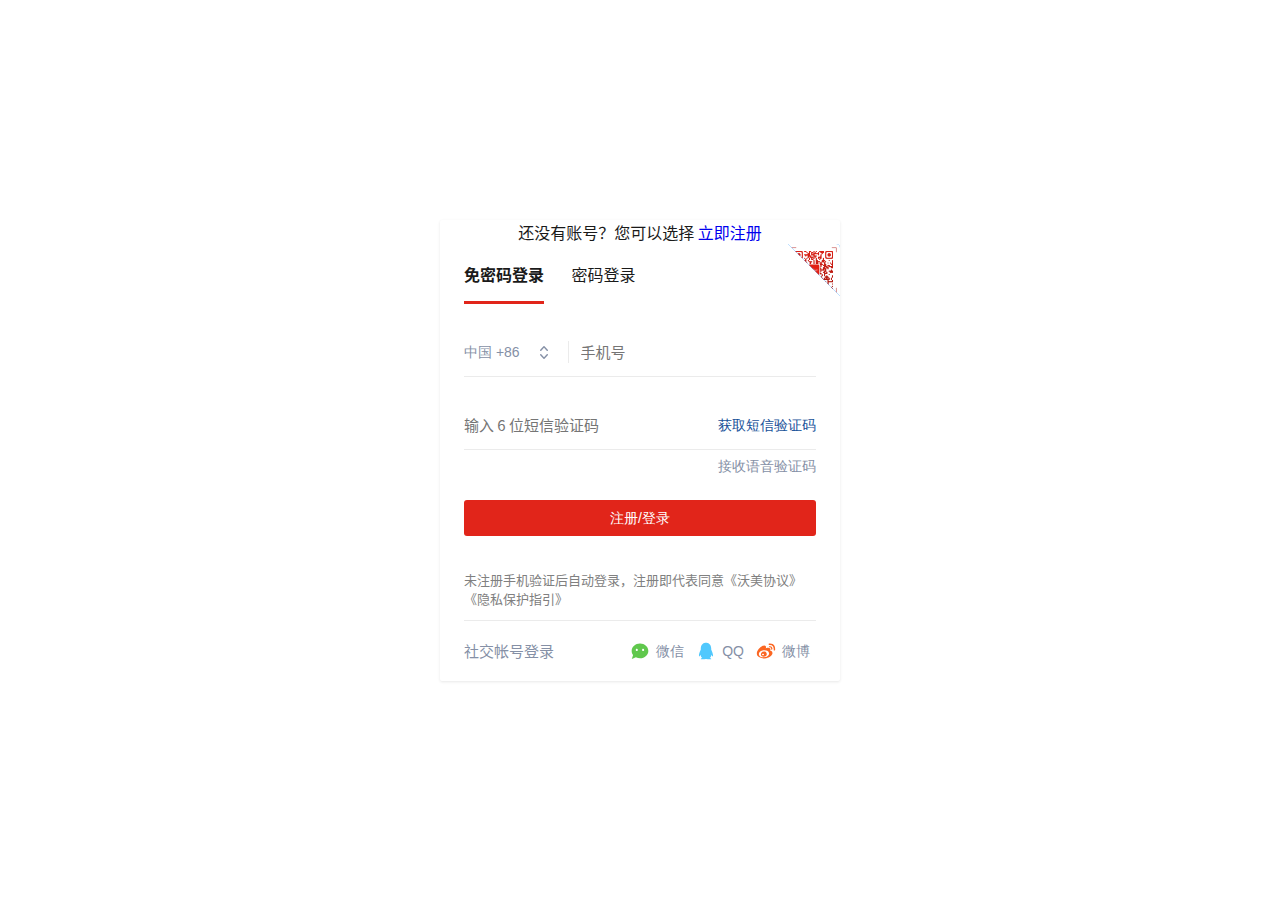
<file: login.html>
<!DOCTYPE html>
<html lang="en">

<head>
    <meta charset="UTF-8">
    <title>沃美-登录</title>
    <link rel="shortcut icon" type="text/css" href="css/favicon.ico"/>
    <link rel="stylesheet" href="css/login_ercode.css">
</head>

<body>	
    <div class="main">  	
        <div class="main_bg">
            <div class="loginBox">
            	<p style="text-align: center; font-size: 16px;">还没有账号？您可以选择 <font><a href="#">立即注册</a></font></p>
                <!-- signContent -->
                <div class="signContent">
                    <div class="signContainer">
                        <form action="" class="loginForm" id="form_key" data-module="smsFrom" onsubmit="return checkForm()">
                            <!-- tab -->
                            <div class="tabBox">
                                <div class="tabBoxSwitch">
                                    <ul class="tabBoxSwitchUl">
                                        <li class="tab-active" data-id="0">免密码登录</li>
                                        <li data-id="1">密码登录</li>
                                    </ul>
                                    <div class="ercode_tab swicth-ercode">
                                        <svg width="52" height="52" xmlns:xlink="http://www.w3.org/1999/xlink"
                                            fill="currentColor">
                                            <defs>
                                                <path id="id-3938311804-a" d="M0 0h48a4 4 0 0 1 4 4v48L0 0z"></path>
                                            </defs>
                                            <g fill="none" fill-rule="evenodd">
                                                <mask id="id-3938311804-b" fill="#fff">
                                                    <use xlink:href="#id-3938311804-a"></use>
                                                </mask>
                                                <use fill="#0084FF" xlink:href="#id-3938311804-a"></use>
                                                <image width="52" height="52" mask="url(#id-3938311804-b)"
                                                    xlink:href="[data-uri]">
                                                </image>
                                            </g>
                                        </svg>
                                    </div>
                                </div>
                            </div>
                            <!-- tabContent -->
                            <div class="tabContent">
                                <!-- tabContentPhone -->
                                <div class="tabcont  tabContentPhone active">
                                    <div class="tabcontent">
                                        <div class="phoneBox">
                                            <div class="phoneGroup">
                                                <button class="phone-btn selectBtn" type="button" data-type="selected">
                                                    <span>中国 +86</span>
                                                    <svg class="Zi--Select Select-arrow" fill="currentColor"
                                                        viewBox="0 0 24 24">
                                                        <path
                                                            d="M12 16.183l2.716-2.966a.757.757 0 0 1 1.064.001.738.738 0 0 1 0 1.052l-3.247 3.512a.758.758 0 0 1-1.064 0L8.22 14.27a.738.738 0 0 1 0-1.052.758.758 0 0 1 1.063 0L12 16.183zm0-9.365L9.284 9.782a.758.758 0 0 1-1.064 0 .738.738 0 0 1 0-1.052l3.248-3.512a.758.758 0 0 1 1.065 0L15.78 8.73a.738.738 0 0 1 0 1.052.757.757 0 0 1-1.063.001L12 6.818z"
                                                            fill-rule="evenodd"></path>
                                                    </svg>
                                                </button>
                                            </div>
                                            <div class="selectConentent">
                                                <div class="selectOptions">
                                                </div>
                                            </div>
                                        </div>
                                        <span class="line-show"></span>
                                        <div class="phoneInputGroup">
                                            <label for="" class="inputLabel phoneLabel">
                                                <input type="text" value="" name="" id="phoneInput"
                                                    class="inputStyle phoneInput" placeholder="手机号" autocomplete="off">
                                            </label>
                                        </div>
                                    </div>
                                    <div class="tabcontent">
                                        <div class="phoneInputGroup">
                                            <label for="" class="inputLabel">
                                                <input type="number" value="" name="" id="msgInput"
                                                    class="inputStyle msgInput" placeholder="输入 6 位短信验证码"
                                                    autocomplete="off">
                                            </label>
                                        </div>
                                        <div class="phoneGroup">
                                            <button class="phone-btn msgBtn" type="button">
                                                	获取短信验证码
                                            </button>
                                        </div>
                                    </div>
                                </div>
                                <!-- tabContentAccount -->
                                <div class="tabcont tabContentAccount">
                                    <div class="tabcontent">
                                        <div class="login-out-phoneBox">
                                            <div class="phoneBox">
                                                <div class="phoneGroup">
                                                    <button class="phone-btn selectBtn" type="button"
                                                        data-type="selected">
                                                        <span>中国 +86</span>
                                                        <svg class="Zi--Select Select-arrow" fill="currentColor"
                                                            viewBox="0 0 24 24">
                                                            <path
                                                                d="M12 16.183l2.716-2.966a.757.757 0 0 1 1.064.001.738.738 0 0 1 0 1.052l-3.247 3.512a.758.758 0 0 1-1.064 0L8.22 14.27a.738.738 0 0 1 0-1.052.758.758 0 0 1 1.063 0L12 16.183zm0-9.365L9.284 9.782a.758.758 0 0 1-1.064 0 .738.738 0 0 1 0-1.052l3.248-3.512a.758.758 0 0 1 1.065 0L15.78 8.73a.738.738 0 0 1 0 1.052.757.757 0 0 1-1.063.001L12 6.818z"
                                                                fill-rule="evenodd"></path>
                                                        </svg>
                                                    </button>
                                                </div>
                                                <div class="selectConentent">
                                                    <div class="selectOptions">
                                                    </div>
                                                </div>
                                            </div>
                                            <span class="line-show"></span>
                                        </div>

                                        <div class="phoneInputGroup">
                                            <label for="" class="inputLabel phoneLabel">
                                                <input type="text" value="" name="" id="accountUser"
                                                    class="inputStyle accountUsername" placeholder="手机号或用户名"
                                                    autocomplete="off">
                                            </label>
                                        </div>
                                    </div>
                                    <div class="tabcontent">
                                        <div class="phoneInputGroup">
                                            <label for="" class="inputLabel phoneLabel">
                                                <input type="password" value="" name="" id="accountpwd"
                                                    class="inputStyle accountPwd" placeholder="密码" autocomplete="off">
                                            </label>

                                        </div>
                                        <button tabindex="-1" type="button" class="button SignFlow-switchPassword">
                                            <span style="display: inline-flex; align-items: center;">​
                                                <svg class="Zi Zi--Eye Button-zi" fill="currentColor"
                                                    viewBox="0 0 24 24" width="1.2em" height="1.2em">
                                                    <path
                                                        d="M1 11.5C1 15 7 19 12 19s11-4 11-7.5S17 4 12 4 1 8 1 11.5zm11 5c-2.76 0-5-2.24-5-5s2.24-5 5-5 5 2.24 5 5-2.24 5-5 5zm-3-5c0 1.66 1.34 3 3 3s3-1.34 3-3-1.34-3-3-3-3 1.34-3 3z"
                                                        fill-rule="evenodd">
                                                    </path>
                                                </svg>
                                            </span>
                                        </button>
                                    </div>
                                </div>
                            </div>
                            <!-- loginbox -->
                            <div class="login_box">
                                
                                <button type="button" class="phone-btn voice-btn sms-voice-btn" data-btn="sms-voice-btn"
                                    data-forV="forget-voice">接收语音验证码</button>
                            </div>
                            <button id="submit" type="submit" class="button fromSubmit"
                                data-type="smsSubmit">注册/登录</button>
                            <!-- tips -->
                            <div class="SignContainer-tip">
                                <div>
                                    <div>未注册手机验证后自动登录，注册即代表同意<a href="#">《沃美协议》</a><a href="#">《隐私保护指引》</a></div>
                                </div>
                            </div>
                        </form>
                        <!-- ercodeSgin -->
                        <div class="ercodeSignBox">
                            <div class="ercode_tab switch-input">
                                <svg width="52" height="52" xmlns:xlink="http://www.w3.org/1999/xlink"
                                    fill="currentColor">
                                    <defs>
                                        <path id="id-14580708-a" d="M0 0h48a4 4 0 0 1 4 4v48L0 0z"></path>
                                    </defs>
                                    <g fill="none" fill-rule="evenodd">
                                        <mask id="id-14580708-b" fill="#fff">
                                            <use xlink:href="#id-14580708-a"></use>
                                        </mask>
                                        <use fill="#0084FF" xlink:href="#id-14580708-a"></use>
                                        <path fill="#FFF"
                                            d="M22.125 4h13.75A4.125 4.125 0 0 1 40 8.125v27.75A4.125 4.125 0 0 1 35.875 40h-13.75A4.125 4.125 0 0 1 18 35.875V8.125A4.125 4.125 0 0 1 22.125 4zm6.938 34.222c1.139 0 2.062-.945 2.062-2.11 0-1.167-.923-2.112-2.063-2.112-1.139 0-2.062.945-2.062 2.111 0 1.166.923 2.111 2.063 2.111zM21 8.333v24h16v-24H21z"
                                            mask="url(#id-14580708-b)"></path>
                                        <g mask="url(#id-14580708-b)">
                                            <path fill="#FFF"
                                                d="M46.996 15.482L39 19.064l-7.996-3.582A1.6 1.6 0 0 1 32.6 14h12.8a1.6 1.6 0 0 1 1.596 1.482zM47 16.646V24.4a1.6 1.6 0 0 1-1.6 1.6H32.6a1.6 1.6 0 0 1-1.6-1.6v-7.754l8 3.584 8-3.584z">
                                            </path>
                                            <path fill="#0084FF" d="M31 15.483v1.17l8 3.577 8-3.577v-1.17l-8 3.581z"
                                                fill-rule="nonzero"></path>
                                        </g>
                                    </g>
                                </svg>
                            </div>
                            <!-- ercodeConent -->
                            <div class="ercodeContent">
                                <div class="Qrcode-title">扫码登录</div>
                                <div class="ercodeBox">
                                    <div class="Qrcode-img" id="qrcode">
                                        <!-- <img width="150" height="150" src="../img/image.png" alt="二维码"> -->
                                    </div>
                                    <p>打开<a href="#" target="_blank" rel="noopener noreferrer">
                                            	沃美 App</a></p>
                                    <p>在「首页」右上角打开扫一扫</p>
                                </div>
                            </div>
                        </div>
                    </div>

                </div>
                <!--  -->
                <div class="css-1hmxk26"></div>
                <!-- signSocial -->
                <div class="footSign signSocial">
                    <span class="social-title">社交帐号登录</span>
                    <span class="Login-socialButtonGroup">
						<a href="wechat.html">
                        <button type="button" class="button Login-socialButton">
							
                            <svg class="Zi Zi--WeChat Login-socialIcon" fill="#60c84d" viewBox="0 0 24 24" width="20"
                                height="20">
                                <path
                                    d="M2.224 21.667s4.24-1.825 4.788-2.056C15.029 23.141 22 17.714 22 11.898 22 6.984 17.523 3 12 3S2 6.984 2 11.898c0 1.86.64 3.585 1.737 5.013-.274.833-1.513 4.756-1.513 4.756zm5.943-9.707c.69 0 1.25-.569 1.25-1.271a1.26 1.26 0 0 0-1.25-1.271c-.69 0-1.25.569-1.25 1.27 0 .703.56 1.272 1.25 1.272zm7.583 0c.69 0 1.25-.569 1.25-1.271a1.26 1.26 0 0 0-1.25-1.271c-.69 0-1.25.569-1.25 1.27 0 .703.56 1.272 1.25 1.272z"
                                    fill-rule="evenodd"></path>
                            </svg>
                            	微信
							
                        </button>
						</a>
                        <button type="button" class="button Login-socialButton ">
                            <svg class="Zi Zi--QQ Login-socialIcon" fill="#50c8fd" viewBox="0 0 24 24" width="20"
                                height="20">
                                <path
                                    d="M12.003 2c-2.265 0-6.29 1.364-6.29 7.325v1.195S3.55 14.96 3.55 17.474c0 .665.17 1.025.281 1.025.114 0 .902-.484 1.748-2.072 0 0-.18 2.197 1.904 3.967 0 0-1.77.495-1.77 1.182 0 .686 4.078.43 6.29 0 2.239.425 6.287.687 6.287 0 0-.688-1.768-1.182-1.768-1.182 2.085-1.77 1.905-3.967 1.905-3.967.845 1.588 1.634 2.072 1.746 2.072.111 0 .283-.36.283-1.025 0-2.514-2.166-6.954-2.166-6.954V9.325C18.29 3.364 14.268 2 12.003 2z"
                                    fill-rule="evenodd">
                                </path>
                            </svg>
                            QQ
                        </button>
                        <button type="button" class="button Login-socialButton">
                            <svg class="Zi Zi--Weibo Login-socialIcon" fill="#fb6622" viewBox="0 0 24 24" width="20"
                                height="20">
                                <path fill="#FB6622"
                                    d="M15.518 3.06c8.834-.854 7.395 7.732 7.394 7.731-.625 1.439-1.673.309-1.673.309.596-7.519-5.692-6.329-5.692-6.329-.898-1.067-.029-1.711-.029-1.711zm4.131 6.985c-.661 1.01-1.377.126-1.376.126.205-3.179-2.396-2.598-2.396-2.598-.719-.765-.091-1.346-.091-1.346 4.882-.551 3.863 3.818 3.863 3.818zM5.317 7.519s4.615-3.86 6.443-1.328c0 0 .662 1.08-.111 2.797.003-.003 3.723-1.96 5.408.159 0 0 .848 1.095-.191 2.649 0 0 2.918-.099 2.918 2.715 0 2.811-4.104 6.44-9.315 6.44-5.214 0-8.026-2.092-8.596-3.102 0 0-3.475-4.495 3.444-10.33zm10.448 7.792s.232-4.411-5.71-4.207c-6.652.231-6.579 4.654-6.579 4.654.021.39.097 3.713 5.842 3.713 5.98 0 6.447-4.16 6.447-4.16zm-9.882.86s-.059-3.632 3.804-3.561c3.412.06 3.206 3.165 3.206 3.165s-.026 2.979-3.684 2.979c-3.288 0-3.326-2.583-3.326-2.583zm2.528 1.037c.672 0 1.212-.447 1.212-.998 0-.551-.543-.998-1.212-.998-.672 0-1.215.447-1.215.998 0 .551.546.998 1.215.998z"
                                    fill-rule="evenodd">
                                </path>
                            </svg>
                            	微博
                        </button>
                    </span>
                </div>
                
            </div>
        </div>
    </div>
    </div>
    <script src="https://www.jq22.com/jquery/jquery-1.10.2.js"></script>
    <script src="js/login.js"></script>
    <script src="js/qrcode.js"></script>
    <!-- <svg width="52" height="52" xmlns:xlink="http://www.w3.org/1999/xlink" fill="currentColor"><defs><path id="id-14580708-a" d="M0 0h48a4 4 0 0 1 4 4v48L0 0z"></path></defs><g fill="none" fill-rule="evenodd"><mask id="id-14580708-b" fill="#fff"><use xlink:href="#id-14580708-a"></use></mask><use fill="#0084FF" xlink:href="#id-14580708-a"></use><path fill="#FFF" d="M22.125 4h13.75A4.125 4.125 0 0 1 40 8.125v27.75A4.125 4.125 0 0 1 35.875 40h-13.75A4.125 4.125 0 0 1 18 35.875V8.125A4.125 4.125 0 0 1 22.125 4zm6.938 34.222c1.139 0 2.062-.945 2.062-2.11 0-1.167-.923-2.112-2.063-2.112-1.139 0-2.062.945-2.062 2.111 0 1.166.923 2.111 2.063 2.111zM21 8.333v24h16v-24H21z" mask="url(#id-14580708-b)"></path><g mask="url(#id-14580708-b)"><path fill="#FFF" d="M46.996 15.482L39 19.064l-7.996-3.582A1.6 1.6 0 0 1 32.6 14h12.8a1.6 1.6 0 0 1 1.596 1.482zM47 16.646V24.4a1.6 1.6 0 0 1-1.6 1.6H32.6a1.6 1.6 0 0 1-1.6-1.6v-7.754l8 3.584 8-3.584z"></path><path fill="#0084FF" d="M31 15.483v1.17l8 3.577 8-3.577v-1.17l-8 3.581z" fill-rule="nonzero"></path></g></g></svg> -->
</body>

</html>
</file>
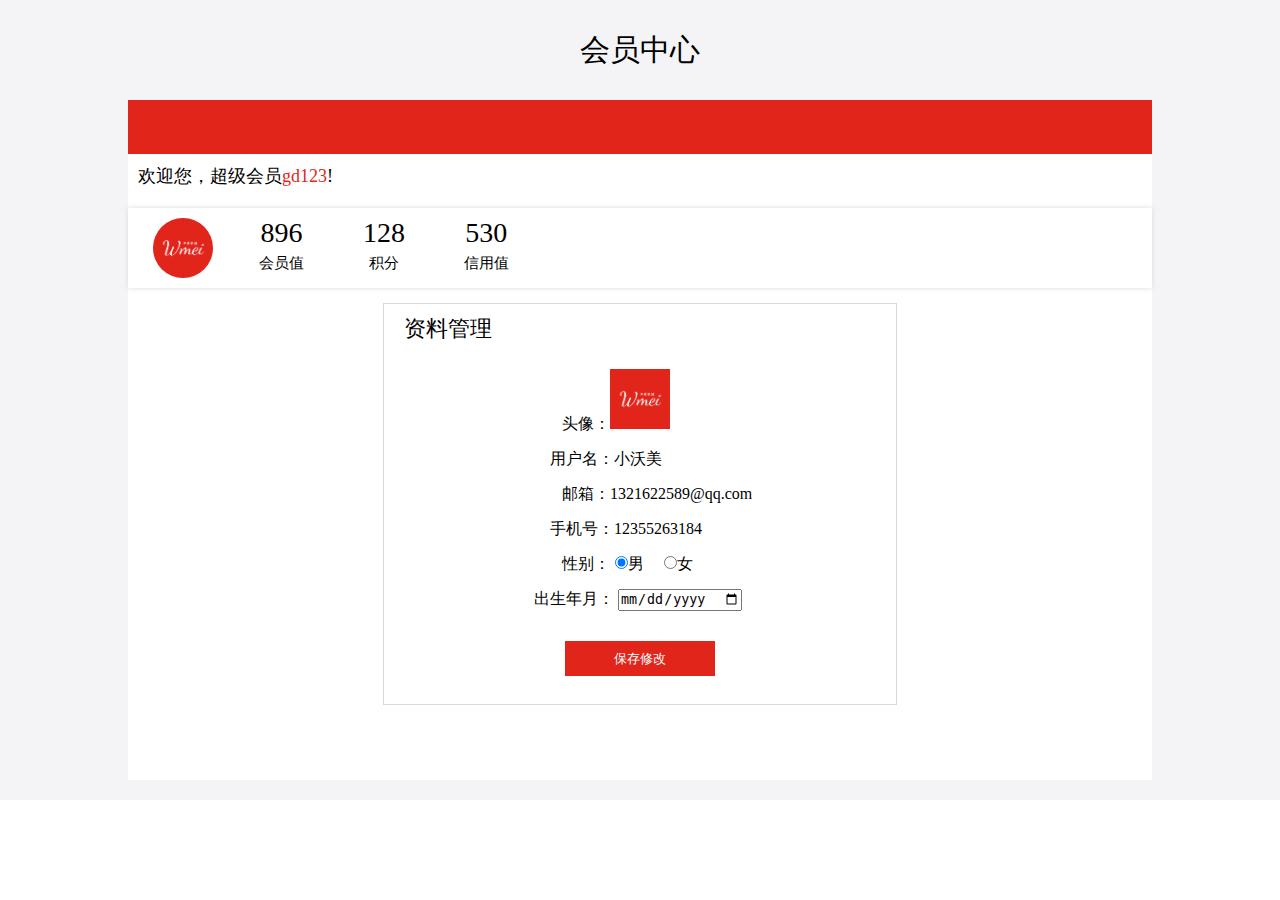
<file: member.html>
<!DOCTYPE html>
<html>
	<head>
		<meta charset="utf-8" />
		<title></title>
		<link rel="shortcut icon" type="text/css" href="css/favicon.ico"/>
		<link rel="stylesheet" type="text/css" href="css/member.css" />
	</head>
	<body>
		<div class="all">
			<div class="middle">
				<div class="head">
					<p>会员中心</p>
				</div>
				<div class="content">
					<div class="top"></div>
					<div class="data">
						<span class="data_span1">欢迎您，超级会员<span class="data_span2">gd123</span>!</span>
							<div class="price">
								<div class="price_img">
									<img src="images/wmei_logo.png" width="60px" height="60px" />
								</div>
								<div class="price_text">
									<div class="price_text_top">896</div>
									<div class="price_text_bottom">会员值</div>
								</div>
								<div class="price_text">
									<div class="price_text_top">128</div>
									<div class="price_text_bottom">积分</div>
								</div>
								<div class="price_text">
									<div class="price_text_top">530</div>
									<div class="price_text_bottom">信用值</div>
								</div>
							</div>
							<div class="datamanagement">
								<div class="title">
									<p>资料管理</p>
								</div>
								<div class="message">
									<p>&nbsp&nbsp&nbsp&nbsp&nbsp&nbsp&nbsp头像：<a href="javascript:" class="wrapper"><input type="file" /></a></p>
									<p>&nbsp&nbsp&nbsp&nbsp用户名：小沃美</p>
									<p>&nbsp&nbsp&nbsp&nbsp&nbsp&nbsp&nbsp邮箱：1321622589@qq.com</p>
									<p>&nbsp&nbsp&nbsp&nbsp手机号：12355263184</p>
									<p>&nbsp&nbsp&nbsp&nbsp&nbsp&nbsp&nbsp性别：<input id="man" type="radio" checked="checked" name="1" style="margin-left: 5px;" />男<input
										 id="woman" type="radio" name="1" style="margin-left: 20px;" />女</p>
									<p>出生年月： <input type="date" name="user_date" /> </p>
								</div>
								<div class="bottom">
									<input type="button" value="保存修改" />
								</div>
							</div>
					</div>
				</div>
			</div>
		</div>
	</body>
	<script>
	</script>
</html>
</file>
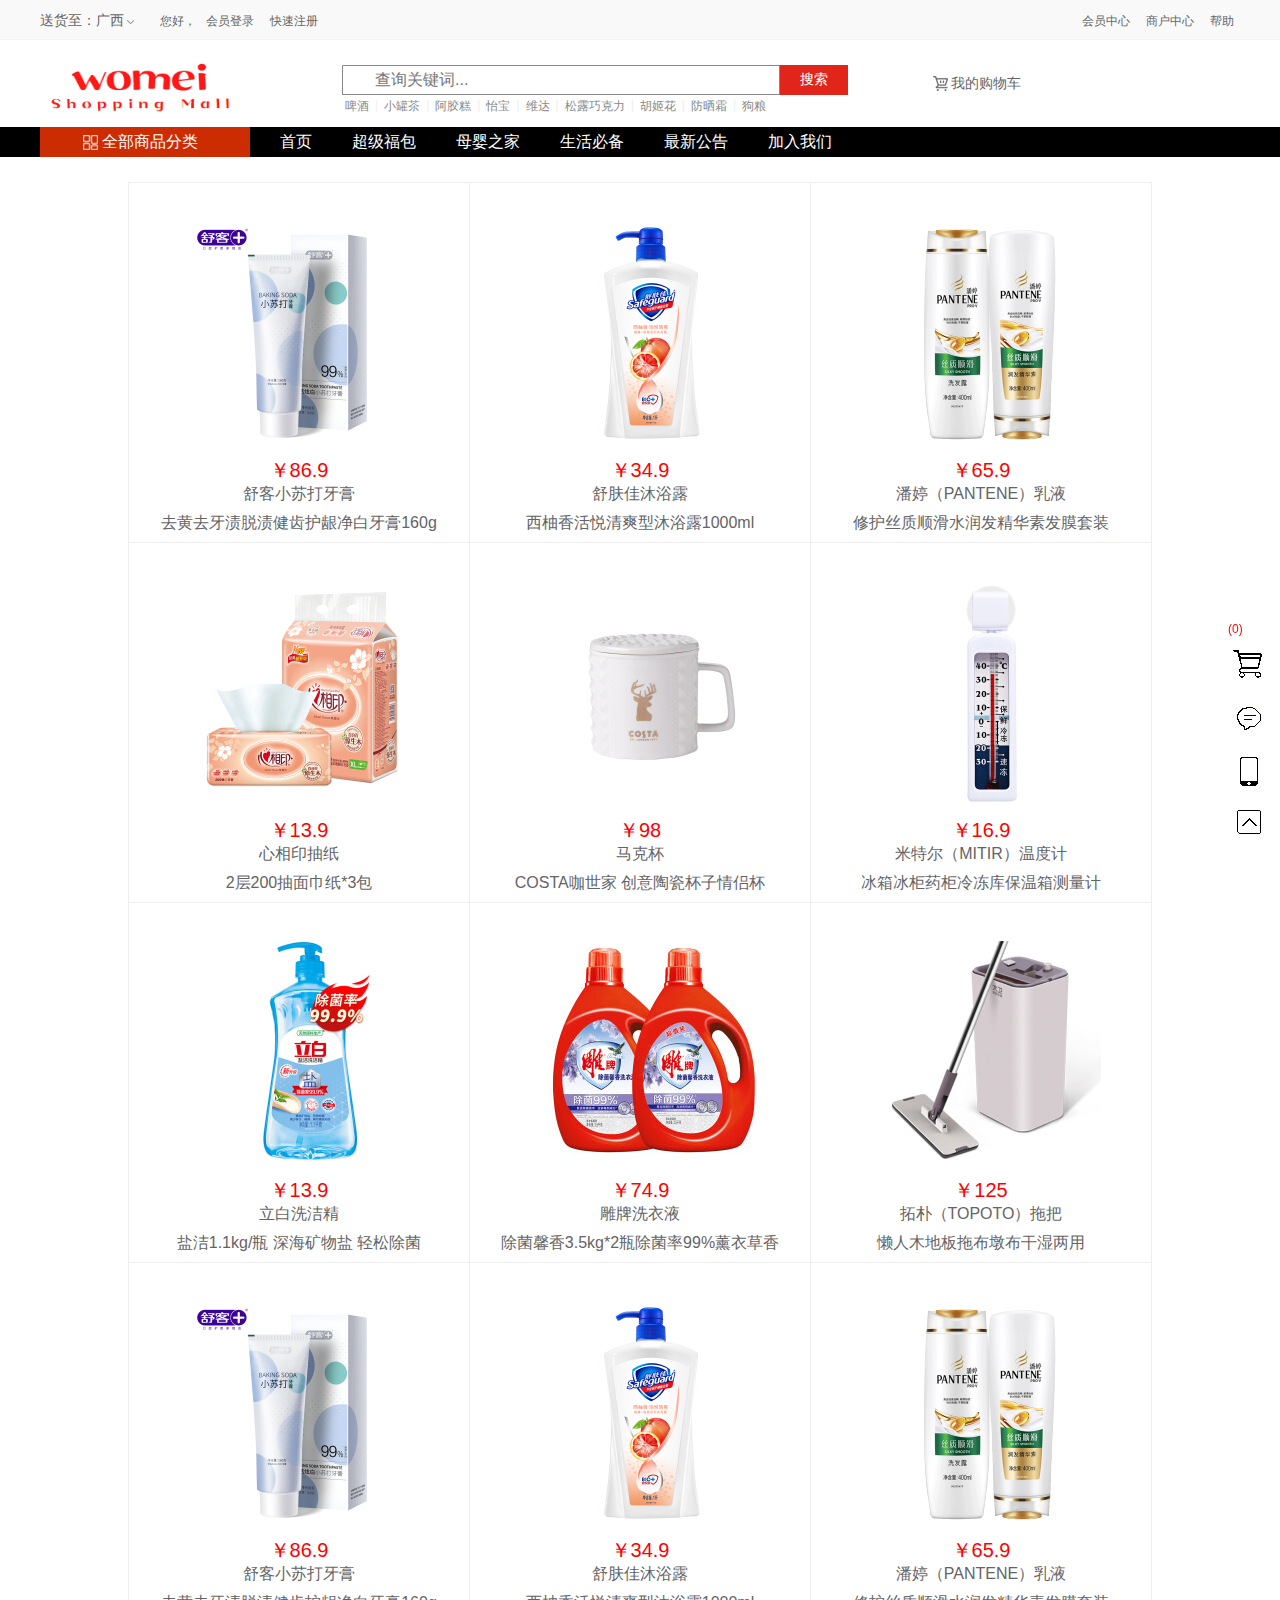
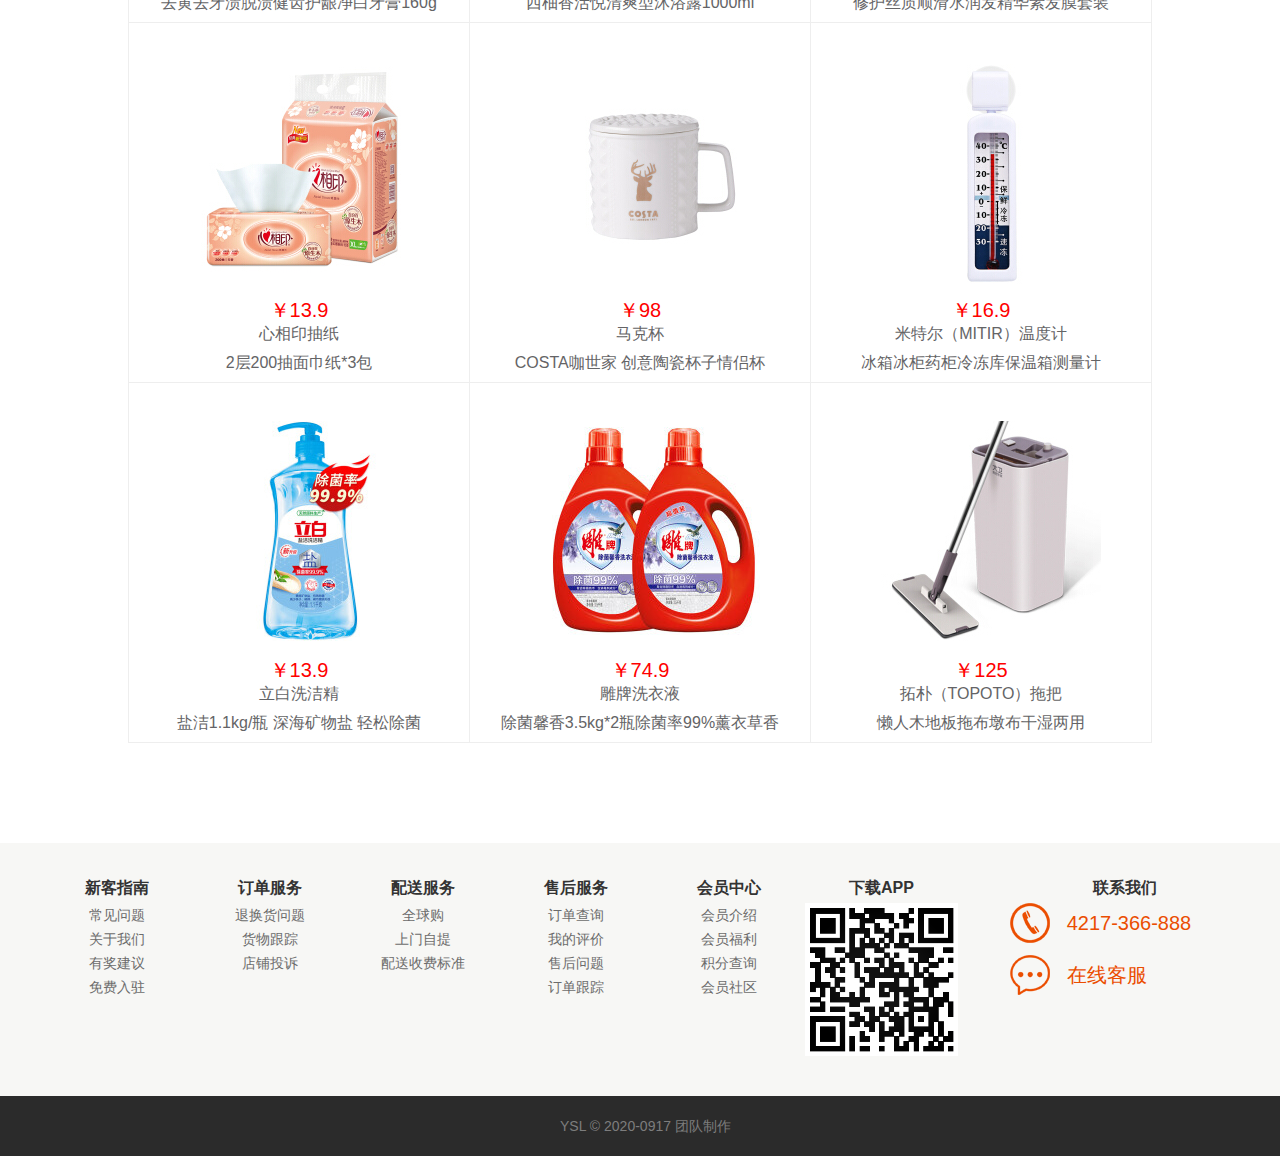
<file: shenghuo.html>
<!doctype html>
<html>

	<head>
		<meta charset="utf-8">
		<title>沃美-生活必备</title>
		<link rel="shortcut icon" type="text/css" href="css/favicon.ico"/>
		<link rel="stylesheet" type="text/css" href="css/index.css">
		<link rel="stylesheet" href="css/sheneghuostyle.css" />
		<link rel="stylesheet" type="text/css" href="css/swiper-bundle.min.css" />
		<script src="js/jquery-1.8.3.min.js"></script>
		<script src="js/jquery.fly.min.js"></script>
		<script src="js/public.js"></script>
		<script src="js/base.js"></script>
		<script>
			document.createElement("top")
		</script>
		<script>
			document.createElement("search")
		</script>
		<script>
			document.createElement("light")
		</script>
		<script>
			document.createElement("light1")
		</script>
	</head>

	<body>
		<!--最大的背景-->
		<!--<div class="maxbj"></div>-->

		<!--头部-->
		<top>
			<section class="seck">
				<div class="dis_add"><em style="float:left">送货至：</em><span style="float:left">广西</span><img src="images/jt_t.png"
					 style="display:block;width:7px;height:4px; float:left; margin-top:20px; margin-left:3px">
					<div class="hide_add">
						<ul>
							<li>
								<a href="javascript:void(0)">北京</a>
							</li>
							<li>
								<a href="javascript:void(0)">上海</a>
							</li>
							<li>
								<a href="javascript:void(0)">天津</a>
							</li>
							<li>
								<a href="javascript:void(0)">重庆</a>
							</li>
							<li>
								<a href="javascript:void(0)">河北</a>
							</li>
							<li>
								<a href="javascript:void(0)">山西</a>
							</li>
							<li>
								<a href="javascript:void(0)">河南</a>
							</li>
							<li>
								<a href="javascript:void(0)">辽宁</a>
							</li>
							<li>
								<a href="javascript:void(0)">吉林</a>
							</li>
							<li>
								<a href="javascript:void(0)">黑龙江</a>
							</li>
							<li>
								<a href="javascript:void(0)">内蒙古</a>
							</li>
							<li>
								<a href="javascript:void(0)">江苏</a>
							</li>
							<li>
								<a href="javascript:void(0)">山东</a>
							</li>
							<li>
								<a href="javascript:void(0)">安徽</a>
							</li>
							<li>
								<a href="javascript:void(0)">浙江</a>
							</li>
							<li>
								<a href="javascript:void(0)">浙江</a>
							</li>
							<li>
								<a href="javascript:void(0)">福建</a>
							</li>
							<li>
								<a href="javascript:void(0)">湖北</a>
							</li>
							<li>
								<a href="javascript:void(0)">湖南</a>
							</li>
							<li>
								<a href="javascript:void(0)">广东</a>
							</li>
							<li>
								<a href="javascript:void(0)" class="selected">广西</a>
							</li>
							<li>
								<a href="javascript:void(0)">江西</a>
							</li>
							<li>
								<a href="javascript:void(0)">四川</a>
							</li>
							<li>
								<a href="javascript:void(0)">海南</a>
							</li>
							<li>
								<a href="javascript:void(0)">贵州</a>
							</li>
							<li>
								<a href="javascript:void(0)">云南</a>
							</li>
							<li>
								<a href="javascript:void(0)">西藏</a>
							</li>
							<li>
								<a href="javascript:void(0)">陕西</a>
							</li>
							<li>
								<a href="javascript:void(0)">甘肃</a>
							</li>
							<li>
								<a href="javascript:void(0)">青海</a>
							</li>
							<li>
								<a href="javascript:void(0)">宁夏</a>
							</li>
							<li>
								<a href="javascript:void(0)">新疆</a>
							</li>
							<li>
								<a href="javascript:void(0)">台湾</a>
							</li>
							<li>
								<a href="javascript:void(0)">香港</a>
							</li>
							<li>
								<a href="javascript:void(0)">澳门</a>
							</li>
						</ul>

					</div>
				</div>
				<div class="register_login">
					<em>您好，</em>
					<a href="login.html" target="_parent">会员登录</a>
					<a href="#">快速注册</a>
				</div>
				<div class="vip_center">
					<a href="#">会员中心</a>
					<a href="#">商户中心</a>
					<a href="#">帮助</a>
				</div>
			</section>
		</top>
		<!--header-->
		<div class="maxbj1">
			<header>
				<b class="logo"><img src="images/logo.png"></b>
				<search>
					<form>
						<input type="text" placeholder="查询关键词..." required style=" width:438px; height:30px; text-indent:2em; float:left;border: 1px solid #888; box-shadow:none">
						<button>搜索</button>
					</form>
					<nav class="search-list">
						<ul>
							<li><a href="#">啤酒</a></li>
							<li> <font style="color: #eee;">|</font></li>
							<li> <a href="#">小罐茶</a></li>
							<li> <font style="color: #eee;">|</font></li>	
							<li> <a href="#">阿胶糕</a></li>
							<li> <font style="color: #eee;">|</font></li>	
							<li> <a href="#">怡宝</a></li>
							<li> <font style="color: #eee;">|</font></li>	
							<li> <a href="#">维达</a></li>
							<li> <font style="color: #eee;">|</font></li>	
							<li> <a href="#">松露巧克力</a></li>
							<li> <font style="color: #eee;">|</font></li>	
							<li> <a href="#">胡姬花</a></li>
							<li> <font style="color: #eee;">|</font></li>	
							<li> <a href="#">防晒霜</a></li>
							<li> <font style="color: #eee;">|</font></li>	
							<li> <a href="#">狗粮</a></li>
						</ul>
					</nav>
				</search>
				<div class="sping_car">
					<b></b>
					<a href="gouwu.html" target="_blank"><em>我的购物车</em></a>
				</div>
			</header>
		</div>
		<!--导航-->
		<section class="dao_hang">
			<nav>
				<!--右下侧广告-->
				<div class="advertisement">
					<h4>最新公告</h4>
					<div class="notice_new">
						<p>
							<a href="#">【钜惠】金秋聚会，买一送一</a>
						</p>
						<p>
							<a href="#">【豪礼】中秋嘉年华，好礼钜惠</a>
						</p>
						<p>
							<a href="#">【正品低价】冰点破纪录，低价不猫腻</a>
						</p>
						<p>
							<a href="#">【开学】开学季，“纸”想“净、净”学习</a>
						</p>
						<p>
							<a href="#">【优选】金秋聚会，买一送一</a>
						</p>
						<p>
							<a href="#">【优选】中秋嘉年华，好礼钜惠</a>
						</p>
						<p>
							<a href="#">【优选】开学季，“纸”想“净、净”学习</a>
						</p>
					</div>
					<a href="#">
						<div class="notice_img">
							<img src="images/activity.jpg" class="img1">
							<img src="images/activity.jpg" class="img2">
						</div>
					</a>
				</div>
				<!--全部商品分类-->
				<div class="important"><img src="images/all_list.png" style=" margin-top:8px">&nbsp;全部商品分类
				</div>
				<!--结束-->
				<div class="dao_list">
					<a href="index.html">首页</a>
					<a href="super-show.html">超级福包</a>
					<a href="muying.html">母婴之家</a>
					<!--<a href="#">厨房用品</a>-->
					<a href="#">生活必备</a>
					<a href="gonggao.html">最新公告</a>
					<a href="jiaru.html">加入我们</a>
				</div>

			</nav>
		</section>
		<mian>
			<div class="block-content">
				<div class="block-content-box">
					<ul class="block-content-box-list">
						<li class="block-list-item">
							<div class="block-list-item-box clearfix">
								<a href="fubaocont.html">
									<div class="shenghuoimg">
										<img src="./images/shuke.png" alt="" width="250px" height="250px">
									</div>
									<div class="block-list-item-box-info">
										<div class="block-list-item-box-info-font">
											<font>￥86.9 </font>
										</div>
										<div class="block-list-item-box-info-title">舒客小苏打牙膏</div>
										<div class="block-list-item-box-info-text">去黄去牙渍脱渍健齿护龈净白牙膏160g</div>
									</div>
								</a>
							</div>
						</li>
						<li class="block-list-item">
							<div class="block-list-item-box clearfix">
								<a href="fubaocont.html">
									<div class="shenghuoimg">
										<img src="./images/shufujia.png" alt="" width="250px" height="250px">
									</div>
									<div class="block-list-item-box-info">
										<div class="block-list-item-box-info-font">
											<font>￥34.9 </font>
										</div>
										<div class="block-list-item-box-info-title">舒肤佳沐浴露</div>
										<div class="block-list-item-box-info-text">西柚香活悦清爽型沐浴露1000ml</div>
									</div>
								</a>
							</div>
						</li>
						<li class="block-list-item">
							<div class="block-list-item-box clearfix">
								<a href="fubaocont.html">
									<div class="shenghuoimg">
										<img src="./images/panting2.png" alt="" width="250px" height="250px">
									</div>
									<div class="block-list-item-box-info">
										<div class="block-list-item-box-info-font">
											<font>￥65.9 </font>
										</div>
										<div class="block-list-item-box-info-title">潘婷（PANTENE）乳液</div>
										<div class="block-list-item-box-info-text">修护丝质顺滑水润发精华素发膜套装</div>
									</div>
								</a>
							</div>
						</li>
						<li class="block-list-item">
							<div class="block-list-item-box clearfix">
								<a href="fubaocont.html">
									<div class="shenghuoimg">
										<img src="./images/xiangyin.png" alt="" width="250px" height="250px">
									</div>
									<div class="block-list-item-box-info">
										<div class="block-list-item-box-info-font">
											<font>￥13.9 </font>
										</div>
										<div class="block-list-item-box-info-title">心相印抽纸</div>
										<div class="block-list-item-box-info-text">2层200抽面巾纸*3包</div>
									</div>
								</a>
							</div>
						</li>
						<li class="block-list-item">
							<div class="block-list-item-box clearfix">
								<a href="fubaocont.html">
									<div class="shenghuoimg">
										<img src="./images/shuibei.png" alt="" width="250px" height="250px">
									</div>
									<div class="block-list-item-box-info">
										<div class="block-list-item-box-info-font">
											<font>￥98 </font>
										</div>
										<div class="block-list-item-box-info-title">马克杯</div>
										<div class="block-list-item-box-info-text">COSTA咖世家 创意陶瓷杯子情侣杯</div>
									</div>
								</a>
							</div>
						</li>
						<li class="block-list-item">
							<div class="block-list-item-box clearfix">
								<a href="fubaocont.html">
									<div class="shenghuoimg">
										<img src="./images/wenduji.png" alt="" width="250px" height="250px">
									</div>
									<div class="block-list-item-box-info">
										<div class="block-list-item-box-info-font">
											<font>￥16.9 </font>
										</div>
										<div class="block-list-item-box-info-title">米特尔（MITIR）温度计</div>
										<div class="block-list-item-box-info-text">冰箱冰柜药柜冷冻库保温箱测量计</div>
									</div>
								</a>
							</div>
						</li>
						<li class="block-list-item">
							<div class="block-list-item-box clearfix">
								<a href="fubaocont.html">
									<div class="shenghuoimg">
										<img src="./images/libai.png" alt="" width="250px" height="250px">
									</div>
									<div class="block-list-item-box-info">
										<div class="block-list-item-box-info-font">
											<font>￥13.9 </font>
										</div>
										<div class="block-list-item-box-info-title">立白洗洁精</div>
										<div class="block-list-item-box-info-text">盐洁1.1kg/瓶 深海矿物盐 轻松除菌</div>
									</div>
								</a>
							</div>
						</li>
						<li class="block-list-item">
							<div class="block-list-item-box clearfix">
								<a href="fubaocont.html">
									<div class="shenghuoimg">
										<img src="./images/diaopai.png" alt="" width="250px" height="250px">
									</div>
									<div class="block-list-item-box-info">
										<div class="block-list-item-box-info-font">
											<font>￥74.9 </font>
										</div>
										<div class="block-list-item-box-info-title">雕牌洗衣液</div>
										<div class="block-list-item-box-info-text">除菌馨香3.5kg*2瓶除菌率99%薰衣草香</div>
									</div>
								</a>
							</div>
						</li>
						<li class="block-list-item">
							<div class="block-list-item-box clearfix">
								<a href="fubaocont.html">
									<div class="shenghuoimg">
										<img src="./images/tuoba.png" alt="" width="250px" height="250px">
									</div>
									<div class="block-list-item-box-info">
										<div class="block-list-item-box-info-font">
											<font>￥125 </font>
										</div>
										<div class="block-list-item-box-info-title">拓朴（TOPOTO）拖把</div>
										<div class="block-list-item-box-info-text">懒人木地板拖布墩布干湿两用</div>
									</div>
								</a>
							</div>
						</li>
						<li class="block-list-item">
							<div class="block-list-item-box clearfix">
								<a href="fubaocont.html">
									<div class="shenghuoimg">
										<img src="./images/shuke.png" alt="" width="250px" height="250px">
									</div>
									<div class="block-list-item-box-info">
										<div class="block-list-item-box-info-font">
											<font>￥86.9 </font>
										</div>
										<div class="block-list-item-box-info-title">舒客小苏打牙膏</div>
										<div class="block-list-item-box-info-text">去黄去牙渍脱渍健齿护龈净白牙膏160g</div>
									</div>
								</a>
							</div>
						</li>
						<li class="block-list-item">
							<div class="block-list-item-box clearfix">
								<a href="fubaocont.html">
									<div class="shenghuoimg">
										<img src="./images/shufujia.png" alt="" width="250px" height="250px">
									</div>
									<div class="block-list-item-box-info">
										<div class="block-list-item-box-info-font">
											<font>￥34.9 </font>
										</div>
										<div class="block-list-item-box-info-title">舒肤佳沐浴露</div>
										<div class="block-list-item-box-info-text">西柚香活悦清爽型沐浴露1000ml</div>
									</div>
								</a>
							</div>
						</li>
						<li class="block-list-item">
							<div class="block-list-item-box clearfix">
								<a href="fubaocont.html">
									<div class="shenghuoimg">
										<img src="./images/panting2.png" alt="" width="250px" height="250px">
									</div>
									<div class="block-list-item-box-info">
										<div class="block-list-item-box-info-font">
											<font>￥65.9 </font>
										</div>
										<div class="block-list-item-box-info-title">潘婷（PANTENE）乳液</div>
										<div class="block-list-item-box-info-text">修护丝质顺滑水润发精华素发膜套装</div>
									</div>
								</a>
							</div>
						</li>
						<li class="block-list-item">
							<div class="block-list-item-box clearfix">
								<a href="fubaocont.html">
									<div class="shenghuoimg">
										<img src="./images/xiangyin.png" alt="" width="250px" height="250px">
									</div>
									<div class="block-list-item-box-info">
										<div class="block-list-item-box-info-font">
											<font>￥13.9 </font>
										</div>
										<div class="block-list-item-box-info-title">心相印抽纸</div>
										<div class="block-list-item-box-info-text">2层200抽面巾纸*3包</div>
									</div>
								</a>
							</div>
						</li>
						<li class="block-list-item">
							<div class="block-list-item-box clearfix">
								<a href="fubaocont.html">
									<div class="shenghuoimg">
										<img src="./images/shuibei.png" alt="" width="250px" height="250px">
									</div>
									<div class="block-list-item-box-info">
										<div class="block-list-item-box-info-font">
											<font>￥98 </font>
										</div>
										<div class="block-list-item-box-info-title">马克杯</div>
										<div class="block-list-item-box-info-text">COSTA咖世家 创意陶瓷杯子情侣杯</div>
									</div>
								</a>
							</div>
						</li>
						<li class="block-list-item">
							<div class="block-list-item-box clearfix">
								<a href="fubaocont.html">
									<div class="shenghuoimg">
										<img src="./images/wenduji.png" alt="" width="250px" height="250px">
									</div>
									<div class="block-list-item-box-info">
										<div class="block-list-item-box-info-font">
											<font>￥16.9 </font>
										</div>
										<div class="block-list-item-box-info-title">米特尔（MITIR）温度计</div>
										<div class="block-list-item-box-info-text">冰箱冰柜药柜冷冻库保温箱测量计</div>
									</div>
								</a>
							</div>
						</li>
						<li class="block-list-item">
							<div class="block-list-item-box clearfix">
								<a href="fubaocont.html">
									<div class="shenghuoimg">
										<img src="./images/libai.png" alt="" width="250px" height="250px">
									</div>
									<div class="block-list-item-box-info">
										<div class="block-list-item-box-info-font">
											<font>￥13.9 </font>
										</div>
										<div class="block-list-item-box-info-title">立白洗洁精</div>
										<div class="block-list-item-box-info-text">盐洁1.1kg/瓶 深海矿物盐 轻松除菌</div>
									</div>
								</a>
							</div>
						</li>
						<li class="block-list-item">
							<div class="block-list-item-box clearfix">
								<a href="fubaocont.html">
									<div class="shenghuoimg">
										<img src="./images/diaopai.png" alt="" width="250px" height="250px">
									</div>
									<div class="block-list-item-box-info">
										<div class="block-list-item-box-info-font">
											<font>￥74.9 </font>
										</div>
										<div class="block-list-item-box-info-title">雕牌洗衣液</div>
										<div class="block-list-item-box-info-text">除菌馨香3.5kg*2瓶除菌率99%薰衣草香</div>
									</div>
								</a>
							</div>
						</li>
						<li class="block-list-item">
							<div class="block-list-item-box clearfix">
								<a href="fubaocont.html">
									<div class="shenghuoimg">
										<img src="./images/tuoba.png" alt="" width="250px" height="250px">
									</div>
									<div class="block-list-item-box-info">
										<div class="block-list-item-box-info-font">
											<font>￥125 </font>
										</div>
										<div class="block-list-item-box-info-title">拓朴（TOPOTO）拖把</div>
										<div class="block-list-item-box-info-text">懒人木地板拖布墩布干湿两用</div>
									</div>
								</a>
							</div>
						</li>
					</ul>
				</div>
			</div>
		</mian>
		<!--页脚-->
		<footer>
			<section class="foot_in">
				<!--left-->
				<div class="foot_in_left">
					<div>
						<h5>新客指南</h5>
						<ul>
							<li>
								<a href="#">常见问题 </a>
							</li>
							<li>
								<a href="#">关于我们 </a>
							</li>
							<li>
								<a href="#">有奖建议</a>
							</li>
							<li>
								<a href="#">免费入驻</a>
							</li>
						</ul>
					</div>
					<div>
						<h5>订单服务</h5>
						<ul>
							<li>
								<a href="#">退换货问题</a>
							</li>
							<li>
								<a href="#">货物跟踪</a>
							</li>
							<li>
								<a href="#">店铺投诉</a>
							</li>
						</ul>
					</div>
					<div>
						<h5>配送服务</h5>
						<ul>
							<li>
								<a href="#">全球购</a>
							</li>
							<li>
								<a href="#">上门自提</a>
							</li>
							<li>
								<a href="#">配送收费标准</a>
							</li>
						</ul>
					</div>
					<div>
						<h5>售后服务</h5>
						<ul>
							<li>
								<a href="#">订单查询</a>
							</li>
							<li>
								<a href="#">我的评价</a>
							</li>
							<li>
								<a href="#">售后问题</a>
							</li>
							<li>
								<a href="#">订单跟踪</a>
							</li>
						</ul>
					</div>
					<div>
						<h5>会员中心</h5>
						<ul>
							<li>
								<a href="#">会员介绍</a>
							</li>
							<li>
								<a href="#">会员福利</a>
							</li>
							<li>
								<a href="#">积分查询</a>
							</li>
							<li>
								<a href="#">会员社区</a>
							</li>
						</ul>
					</div>
					<div>
						<h5>下载APP</h5>
						<img src="images/xiazai_App.png" width="153" height="153" style="display:block">
					</div>
				</div>
				<!--right-->
				<div class="foot_in_right">
					<div>
						<h5>联系我们</h5>
						<p><img src="images/dian.png" width="40" height="40" style=" float:left"><em style=" float:left; line-height:40px; color:#eb4e01; font-size:20px">&nbsp;&nbsp;&nbsp;4217-366-888</em></p>
						<p><img src="images/wx.png" width="40" height="40" style=" float:left"><em style=" float:left; line-height:40px; color:#eb4e01; font-size:20px">&nbsp;&nbsp;&nbsp;<a
								 href="#" style="color:#eb4e01">在线客服</a></em></p>
					</div>
				</div>
			</section>
		</footer>
		<div class="foots">
			<div class="foots_in">
				<a href="#" style=" float:left">
					<!--<img src="images/logo1.png" width="124" height="56" style="display:block; margin-top:2px">-->
				</a>
				<em>YSL © 2020-0917 团队制作</em>
			</div>
		</div>
		<!--侧边栏-->
		<div class="toolbar">
			<a href="###" class="toolbar-item toolbar-item-weixin" style=" position:relative">
				<em style=" position:absolute; display:block; line-height:20px; font-size:12px; color:#f00; top:-20px; left:0">(0)</em>
				<!--<span class="toolbar-layer"></span>-->
			</a>
			<a href="###" class="toolbar-item toolbar-item-feedback"></a>
			<a href="###" class="toolbar-item toolbar-item-app">
				<span class="toolbar-layer"></span>
			</a>
			<a href="javascript:scroll(0,0)" id="top" class="toolbar-item toolbar-item-top"></a>
		</div>
		<!--购物车fly插件-->
	</body>
	<!--轮播js(外链接)-->
	<script type="text/javascript" src="js/swiper-bundle.min.js"></script>
	<!-- 轮播js -->
	<script>
		var swiper = new Swiper('.swiper-container', {
			look: true,
			loop: true,
			autoplay: true,
			slidesPerView: 3,
			spaceBetween: 30,
			freeMode: true,
			pagination: {
				el: '.swiper-pagination',
				clickable: true,
			},
			navigation: {
				nextEl: '.swiper-button-next',
				prevEl: '.swiper-button-prev',
			},
		});
	</script>

</html>
</file>
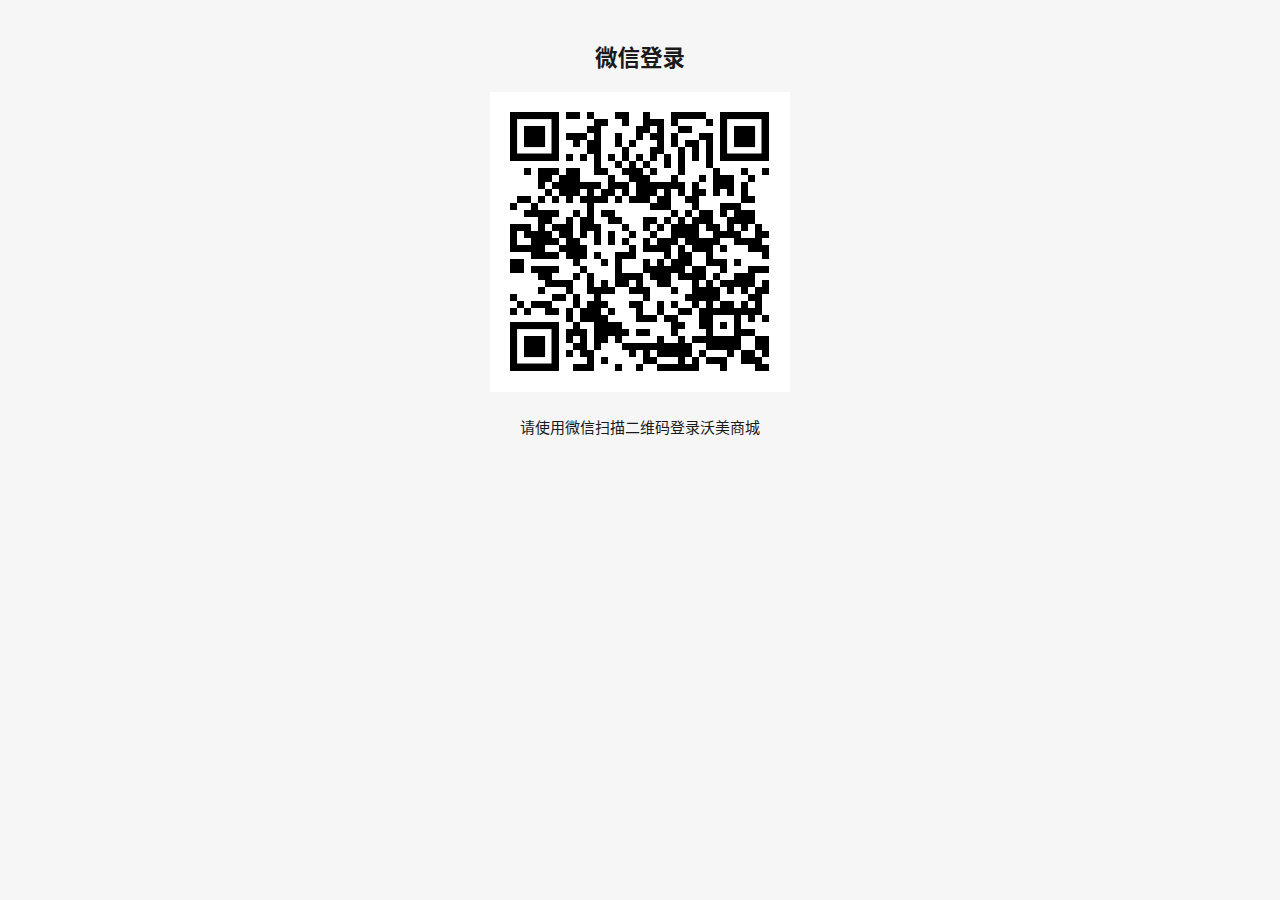
<file: wechat.html>
<!DOCTYPE html>
<html>
	<head>
		<meta charset="UTF-8">
		<title>沃美-微信登录</title>
		<link rel="shortcut icon" type="text/css" href="css/favicon.ico"/>
		<link rel="stylesheet" type="text/css" href="css/login_ercode.css"/>
	</head>
	<body bgcolor="#EEEEEE">
		<div class="wechat">
			<div class="wcone">
				<h2>微信登录</h2>
			</div>
			<div class="wcimg">				
				<img src="images/wechatdenglu.png" />
			</div>
			<div class="wctxt">
				请使用微信扫描二维码登录沃美商城
			</div>
		</div>
	</body>
</html>
</file>
<file: css/index.css>
/*html5声明*/

header,
section,
footer,
aside,
nav,
main,
article,
figure {
	display: block
}

* {
	margin: 0;
	padding: 0;
	list-style: none;
	border: 0;
	text-decoration: none;
	font-style: normal
}

body {
	font-family: myfont, "微软雅黑"
}

html,
body {
	-moz-user-select: none;
	-khtml-user-select: none;
	user-select: none;
}

@font-face {
	font-family: myfont;
	src: url(../font/fzjt.ttf), url('msyh.tff'), url('msyhbd.tff');
	/* IE9 */
}


/*头部*/

top {
	width: 100%;
	height: 40px;
	background: #f9f9f9;
	display: block;
	border-bottom: 1px solid #f3f3f3;
	position: relative;
	z-index: 10000
}

.seck {
	width: 1200px;
	height: 40px;
	margin: 0 auto
}

.dis_add {
	width: 120px;
	height: 40px;
	font-size: 12px;
	color: #666;
	line-height: 40px;
	position: relative;
	float: left;
	font-size: 14px;
}

.dis_add span {
	cursor: pointer
}

.dis_add img {
	transition: 0.3s
}

.dis_add:hover span {
	color: #eb4e01
}

.dis_add:hover img {
	transform: rotate(180deg)
}

.hide_add {
	position: absolute;
	left: 0;
	top: 30px;
	width: 314px;
	height: auto;
	background: #fff;
	overflow: hidden;
	border: 1px solid #f3f3f3;
	padding-bottom: 6px;
	display: none;
	z-index: 4000
}

.hide_add ul {
	width: 285px;
	height: auto;
	margin: 0 auto;
	overflow: hidden
}

.hide_add ul li {
	float: left
}

.hide_add ul li a {
	display: block;
	padding-left: 8px;
	padding-right: 8px;
	line-height: 24px;
	font-size: 12px;
	color: #666;
	margin-top: 6px;
	margin-right: 6px;
	margin-left: 8px
}

.hide_add ul li a:hover {
	background: #f9f9f9;
	color: #eb4e01
}

.hide_add ul li a.selected {
	background: #eb4e01;
	color: #fff
}

.register_login {
	height: 40px;
	float: left;
	line-height: 40px;
	font-size: 14px;
}

.register_login em {
	font-size: 12px;
	color: #666
}

.register_login a {
	font-size: 12px;
	color: #666;
	padding-left: 6px;
	padding-right: 6px
}

.register_login a:hover {
	color: #eb4e01
}

.vip_center {
	height: 40px;
	float: right;
	line-height: 40px;
	font-size: 14px;
}

.vip_center a {
	font-size: 12px;
	color: #666;
	padding-left: 6px;
	padding-right: 6px
}

.vip_center a:hover {
	color: #eb4e01
}


/*header*/

header {
	width: 1200px;
	height: 65px;
	margin: 0 auto;
	overflow: hidden;
	margin-top: 10px
}

.logo {
	display: block;
	width: 302px;
	height: 64px;
	float: left;
	margin-top: 4px;
	overflow: hidden
}

.logo img {
	width: 210px;
	height: 100%;
	display: block
}

search {
	display: block;
	width: 508px;
	height: 48px;
	/* background: #f5f5f5; */
	border-radius:1px;
	float: left;
	overflow: hidden;
	margin-top: 15px;
	/* border: 1px solid #888;	 */
}

search button {
	width: 68px;
	height: 30px;
	background: #e1251b;
	color: #fff;
	cursor: pointer;
	font-size: 14px
}

search button:hover {
	background: #eb4e01
}

.search-list{
	width: 440px;	
	float: left;
	font-size: 12px;
}

.search-list a{
	color: #888;
}
.search-list a:hover{
	color:red;
}
.search-list ul{
	/* float: left; */
}
.search-list ul li{
	color: #EEEEEE;
	float: left;
	margin: 3px 3px;	
}
.sping_car {
	width: 100px;
	height: 30px;
	float: left;
	margin-top: 18px;
	margin-left: 83px;
	color: #666;
	overflow: hidden
}
.sping_car a{
	color: black;
}
.sping_car b {
	display: block;
	float: left;
	width: 15px;
	height: 15px;
	margin-top: 8px;
	overflow: hidden;
	background: url(../images/shopping_cart.png) no-repeat center
}

.sping_car em {
	font-size: 14px;
	color: #666;
	line-height: 30px;
	margin-left: 3px;
	transition: 0.1;
	cursor: pointer
}

.sping_car:hover em {
	color: #eb4e01
}

.sping_car:hover b {
	background: url(../images/shopping_cart1.png) no-repeat center
}

/*导航*/

.dao_hang {
	width: 100%;
	height: 30px;
	background: #000
}

.dao_hang.fixed_dh {
	position: fixed;
	top: 0;
	z-index: 7000;
	margin-top: 0;
	box-shadow: 0 2px 6px rgba(0, 0, 0, 0.2)
}

.dao_hang nav {
	width: 1200px;
	height: 30px;
	margin: 0 auto;
	position: relative
}

.dao_hang nav .important {
	display: block;
	width: 210px;
	height: 30px;
	background: #cc2c02;
	color: #fff;
	font-size: 16px;
	line-height: 30px;
	cursor: pointer;
	float: left;
	position: relative
}

.dao_hang nav .important img {
	display: block;
	float: left;
	margin-left: 43px
}

.dao_list {
	float: left;
	height: 30px;
	margin-left: 15px;
	perspective: 100px
}

.dao_list a {
	display: block;
	float: left;
	font-size: 16px;
	color: #fff;
	padding-left: 15px;
	padding-right: 15px;
	line-height: 30px;
	height: 30px;
	position: relative;
	margin-right: 10px
}

.dao_list a:hover {
	background: #cc2c02
}

.dao_list a.color {
	background: #cc2c02;
	color: #fff
}

aside {
	width: 210px;
	height: 500px;
	background: rgba(255, 255, 255, 0.2);
	position: absolute;
	top: -480px;
	left: 0;
	display: block;
	z-index: 2000;
	opacity: 0;
	box-shadow: 0 0 6px rgba(0, 0, 0, 0.3)
}

.import_list {
	box-shadow: 0 0 6px rgba(0, 0, 0, 0.3)
}

aside ul li.yanses {
	background: rgba(235, 78, 1, 0.2)
}


/*.important:hover aside{display:block}内页要打开*/

aside ul li {
	overflow: hidden;
	margin-top: 10px
}

aside ul li.li_color {
	background:
}

aside ul li h3 {
	font-size: 14px;
	color: #000;
	text-indent: 10px;
	font-weight: 100;
	height: 30px;
	line-height: 30px
}

aside ul li p {
	display: block;
	width: 200px;
	height: auto;
	margin-left: 10px
}

aside ul li p a {
	display: block;
	font-size: 14px;
	line-height: 20px;
	float: left;
	padding-right: 10px;
	color: #666
}

aside ul li p a:hover {
	color: #eb4e01
}

.import_list {
	width: 729px;
	height: 498px;
	position: absolute;
	top: 30px;
	left: 210px;
	display: none;
	background: #FFF;
	z-index: 3000
}

.import_list dt {
	font-size: 14px;
	color: #000;
	line-height: 30px;
	height: 30px;
	margin-top: 7px;
	text-indent: 20px
}

.import_list dd {
	margin-left: 20px;
	border-bottom: 1px dashed #f3f3f3
}

.import_list dd a {
	font-size: 14px;
	color: #666;
	padding-left: 6px;
	padding-right: 6px
}

.import_list dd a:hover {
	color: #eb4e01
}

.advertisement {
	width: 250px;
	height: 500px;
	position: absolute;
	top: -480px;
	right: 0;
	z-index: 3000;
	background: rgba(255,255,255,0.2);
	opacity: 0
}

.advertisement h4 {
	font-size: 14px;
	color: #333;
	font-weight: 100;
	line-height: 50px;
	border-bottom: 1px dashed #cccccc;
	width: 230px;
	margin: 0 auto
}

.notice_new {
	width: 230px;
	height: 230px;
	margin: 0 auto
}

.notice_new a {
	font-size: 14px;
	display: block;
	width: 100%;
	white-space: nowrap;
	overflow: hidden;
	text-overflow: ellipsis;
	color: #666;
	line-height: 30px;
	transition: 0.6s
}

.notice_new p {
	display: block;
	width: 230px;
	height: 30px;
	margin: 0 auto;
	overflow: hidden;
	perspective: 1200px
}

.notice_new p:hover a {
	color: #e60012;
	margin-left: 6px;
	transform: rotatex(360deg)
}

.notice_img {
	width: 230px;
	height: 219px;
	margin: 0 auto;
	box-shadow: 0 0 2px rgba(0, 0, 0, 0);
	perspective: 1200px;
	overflow: hidden;
	position: relative
}

.notice_img img {
	display: block;
	width: 230px;
	height: 219px;
	transition: 1.6s;
	position: absolute;
	top: 0;
	left: 0
}

.img2 {
	transform: rotateY(90deg)
}

.notice_img:hover img {
	transform: rotateY(360deg)
}


/*banner*/

.flexslider {
	margin: 0 auto;
	position: relative;
	width: 100%;
	height: 500px;
	overflow: hidden;
	zoom: 1;
	position: relative;
	z-index: 10;
	margin-top: 1000px
}

.flexslider .slides li {
	width: 100%;
	height: 100%
}

.flex-direction-nav a {
	width: 50px;
	height: 50px;
	line-height: 99em;
	overflow: hidden;
	margin: -35px 0 0;
	display: block;
	background: url(../images/ad_ctr1.png) no-repeat;
	position: absolute;
	top: 50%;
	z-index: 10;
	cursor: pointer;
	opacity: 0;
	filter: alpha(opacity=0);
	-webkit-transition: all .3s ease;
	border-radius: 35px
}

.flex-direction-nav .flex-next {
	background-position: 0 -50px;
	right: 0
}

.flex-direction-nav .flex-prev {
	left: 0
}

.flexslider:hover .flex-next {
	opacity: .8;
	filter: alpha(opacity=25)
}

.flexslider:hover .flex-prev {
	opacity: .8;
	filter: alpha(opacity=25)
}

.flexslider:hover .flex-next:hover,
.flexslider:hover .flex-prev:hover {
	opacity: 1;
	filter: alpha(opacity=50)
}

.flex-control-nav {
	width: 100%;
	position: absolute;
	bottom: 38px;
	text-align: center
}

.flex-control-nav li {
	margin: 0 2px;
	display: inline-block;
	zoom: 1
}

.flex-control-paging li a {
	background: url(../images/dot.png) no-repeat 0 -20px;
	display: block;
	height: 20px;
	overflow: hidden;
	text-indent: -99em;
	width: 20px;
	cursor: pointer
}

.flex-control-paging li a.flex-active,
.flex-control-paging li.active a {
	background-position: 0 0
}

.flexslider .slides a img {
	width: 100%;
	height: 500px;
	display: block
}


/*福包专区*/

.blessing_package {
	width: 1200px;
	height: 24px;
	margin: 0 auto;
	display: block;
	border-left: 3px solid #eb4e01;
	overflow: hidden;
	margin-top: 40px
}

.blessing_package h3 {
	font-size: 18px;
	line-height: 21px;
	margin-left: 10px;
	overflow: hidden
}

.blessing_package h3 font {
	font-size: 14px;
	color: #999;
	font-weight: 100;
	margin-left: 6px
}

.blessing_package h3 a {
	float: right;
	font-size: 14px;
	color: #fff;
	display: block;
	background: #000;
	padding-left: 12px;
	padding-right: 12px;
	font-weight: 100
}

.blessing_package h3 a:hover {
	background: #888;
}

.three_fb {
	width: 1200px;
	margin: 0 auto;
	overflow: hidden;
	margin-top: 20px
}

.three_fb ul {
	width: 1200px
}

.three_fb ul li {
	width: 396px;
	height: 179px;
	float: left;
	border: 2px solid #fff;
	overflow: hidden;
	position: relative;
	padding-bottom: 3px
}

light {
	width: 396px;
	height: 156px;
	position: absolute;
	top: 0;
	left: -396px;
	transition: 0.8s
}

.three_fb ul li:hover light {
	left: 396px
}

.three_fb ul li:hover {
	border: 2px solid #eb4e01
}

.three_fb ul li img {
	width: 396px;
	height: 156px;
	display: block;
	margin-bottom: 2px
}

.three_fb ul li span {
	padding-left: 10px;
	padding-right: 10px;
	background: #e1251b;
	line-height: 20px;
	font-size: 14px;
	color: #fff
}

.three_fb ul li em {
	font-size: 12px;
	color: #ff6182;
	line-height: 24px;
	float: right;
	margin-right: 20px
}

.three_fb ul li a {
	float: right;
	font-size: 14px;
	color: #000;
	line-height: 24px;
	transition: 0.3s;
}

.three_fb ul li a:hover {
	background: #eb4e01;
	color: #fff;
	padding-left: 10px;
	padding-right: 10px
}

/*限时钜惠模块 */
	.jibi-model{			
		height: 300px;
		padding: 22px 0 18px 0;
		min-width: 1190px;
		/*background:#007AFF;*/
	}
	.jinbi{
		/*background: #A9A9A9;*/
		width: 1200px;
		height: 300px;
		margin: 0 auto;				
	}
	.jinbi-left{
		float: left;
		width: 225px;
		height: 300px;
		/*background: aquamarine;*/
	}
	.jinbi-left img{
		width: 100%;
		height: 100%;
	}
	.jinbi-right{
		float: right;
		width:910px;
		height: 298px;
		border: 1px solid #eaeaea;
		/*border-left: 0;*/
		/*background: darkcyan;*/
		margin: 0px 22px;
	}

/* 轮播样式 */
	.swiper-container {
	  width: 100%;
	  height: 100%;
	}
	
	.swiper-slide {
	  text-align: center;
	  font-size: 18px;
	  background: #fff;
	
	  /* Center slide text vertically */
	  display: -webkit-box;
	  display: -ms-flexbox;
	  display: -webkit-flex;
	  display: flex;
	  -webkit-box-pack: center;
	  -ms-flex-pack: center;
	  -webkit-justify-content: center;
	  justify-content: center;
	  -webkit-box-align: center;
	  -ms-flex-align: center;
	  -webkit-align-items: center;
	  align-items: center;
	}
	.swiper-cont{
		float: left;
		height: 258px;
		width: 200px;
		/*background:#4323;*/
	}
	.swiper-img{
		float:left;
		height: 200px;
		width: 200px;
		/*background:#eee;*/
		overflow: hidden;
	}
	.swiper-img img{		
		height: 200px;
		width: 200px;		
		overflow: hidden;
	}
	.swiper-text{
		float:left;
		height: 50px;
		width: 200px;
		/*background:#888;*/
	}
/*楼层分布图*/

.fixed_position {
	width: 1200px;
	height: 1px;
	position: fixed;
	top: 100px;
	left: 50%;
	margin-left: -600px
}

.fixed_position_1 {
	position: absolute;
	top: 0;
	left: -80px;
	width: 66px;
	display: none;
	background: rgba(255, 255, 255, 0.3)
}

.fixed_position_1 ul li {
	font-size: 14px;
	line-height: 32px;
	border-bottom: 1px solid #c2c2c2;
	text-align: center;
	color: #000;
	cursor: pointer;
	margin-bottom: 8px
}

.fixed_position_1 ul li:hover {
	background: #888;
	color: #fff;
	border-bottom: 1px dashed #eb4e01
}

.fixed_position_1 ul li.addcss {
	color: #fff;
	border-bottom: 1px dashed #eee;
	background: #000
}


/*应季商品*/

.currency {
	width: 1200px;
	overflow: hidden;
	margin: 0 auto;
	margin-top: 14px;
	padding-top: 6px;
	padding-bottom: 6px
}

.currency ul li {
	width: 230px;
	float: left;
	margin-right: 10px;
	height: 300px;
	box-shadow: 2px 2px 6px rgba(0, 0, 0, 0.2);
	position: relative;
	overflow: hidden;
	background: rgba(255, 255, 255, 0.3)
}

.currency ul li span {
	display: block;
	width: 220px;
	line-height: 24px;
	font-size: 20px;
	color: #eb4e01
}

light1 {
	display: block;
	top: 0;
	left: -230px;
	transition: 0.8s;
	position: absolute;
	z-index: 6000
}

.currency ul li:hover light1 {
	left: 230px
}

.currency i {
	position: absolute;
	top: 0;
	left: 0;
	background: #000;
	display: block;
	width: 50px;
	height: 50px;
	z-index: 6000
}

.currency ul li p {
	display: block;
	width: 220px;
	line-height: 20px;
	font-size: 14px;
	color: #666;
	margin: 0 auto
}

.currency ul li p:hover {
	text-decoration: underline
}

.currency ul li em {
	display: block;
	width: 230px;
	background: rgba(0, 0, 0, 0.2);
	height: 40px;
	top: -40px;
	left: 0;
	position: absolute;
	overflow: hidden;
	transition: 0.3s
}

.currency ul li:hover em {
	top: 0
}

.currency ul li em a {
	display: block;
	padding-left: 20px;
	padding-right: 20px;
	line-height: 30px;
	float: left;
	color: #fff;
	height: 30px;
	margin-top: 5px;
	border: 1px solid #fff;
	margin-left: 11px;
	transition: 0.3s
}

.currency ul li em a:hover {
	background: #888
}

.detailed_navigation {
	float: right
}

.detailed_navigation ul li.yadi {
	background: #000;
	color: #fff
}

.detailed_navigation ul li {
	float: left;
	font-size: 14px;
	padding-left: 20px;
	padding-right: 20px;
	cursor: pointer;
	line-height: 24px
}


/*猜你喜欢*/

.kongzhianniu {
	width: 1200px;
	height: 300px;
	margin: 0 auto;
	position: relative;
	margin-top: 66px;
	margin-bottom: 50px
}

.kongzhianniu-two{
	width: 1200px;
	height: 800px;
	margin: 0 auto;
	position: relative;
	margin-top: 66px;
	margin-bottom: 50px
}

.lunbobanner {
	width: 1200px;
	height:900px;
	position: relative;
	overflow: hidden;
	padding-top: 6px
}

.lunboimg {
	width: 100000px;
	height: 300px;
	float: left;
	position: absolute
}

.lunboimg li {
	width: 1200px;
	height: 300px;
	float: left
}

.btnl {
	width: 35px;
	height: 25px;
	background: #000;
	position: absolute;
	top: -28px;
	right: 37px;
	text-align: center;
	line-height: 25px;
	font-size: 20px;
	font-family: "宋体";
	color: #fff;
	cursor: pointer
}

.btnr {
	width: 35px;
	height: 25px;
	background: #000;
	position: absolute;
	top: -28px;
	right: 0;
	text-align: center;
	line-height: 25px;
	font-size: 20px;
	font-family: "宋体";
	color: #fff;
	cursor: pointer
}

.btnl:hover {
	color: #fff;
	background: #888;
}

.btnr:hover {
	color: #fff;
	background: #888;
}

.lunboimg li a {
	display: block;
	width: 230px;
	height: 300px;
	float: left;
	margin-right: 10px;
	box-shadow: 2px 2px 6px rgba(0, 0, 0, 0.2)
}

.lunboimg li a b {
	width: 220px;
	height: 220px;
	display: block;
	margin: 0 auto
}

.lunboimg li a span {
	display: block;
	width: 220px;
	line-height: 24px;
	font-size: 20px;
	color: #eb4e01
}

.lunboimg li a p {
	display: block;
	width: 220px;
	line-height: 20px;
	font-size: 14px;
	color: #666;
	margin: 0 auto
}

.lunboimg li a p:hover {
	text-decoration: underline
}

.lunboimg li a:hover {
	animation: 0.7s czzo ease-in 1;
	-webkit-animation: 0.7s czzo ease-in 1;
	-ms-animation: 0.7s czzo ease-in 1;
	-moz-animation: 0.7s czzo ease-in 1;
	-o-animation: 1.2s czzo ease-in 1
}

.guanfangremai {
	position: absolute;
	top: -36px;
	left: 0;
	font-family: "微软雅黑";
	color: #EC5E5D;
	font-size: 20px
}

/* 更多推荐 */
	.gengduo-title{
		clear: both;
		width: 100%;
		height: 100px;
		background: burlywood;
		/* min-width: 1190px; */
	}
	.gengduo-content{
		width: 100%;
		height: 750px;
		/* background: darkcyan; */
		/*padding: 80px 0 70px 0;*/
		min-width: 1190px;
	}
	.gengduo-tilte{
		width: 100%;
		height: 50px;				
		/* background: greenyellow; */
		display: flex;
		justify-content: center;
	}
	.gengduo-tilte .title-content{
		width: 200px;
		height: 50px;
		text-align: center;
		/* background:  bisque; */
	}
	.gengduo-model{
		margin: 0 auto;
		/*width: 1100px;*/
		height: 750px;
		padding: 10px 0px 0px 0px;
		/* background: hotpink; */
		display: flex;
		flex-direction: column;
		flex-wrap: wrap;
	}
	.gengduo-list{
		width: 220px;
		height: 300px;
		margin: 10px;
		/* background: deepskyblue; */
	}
	.gengduo-model li {
		width: 220px;
		float: left;
		margin-right: 10px;
		height: 300px;
		box-shadow: 2px 2px 6px rgba(0, 0, 0, 0.2);
		position: relative;
		overflow: hidden;
		background: rgba(255, 255, 255, 0.3)
	}
	
	.gengduo-model li span {
		display: block;
		width: 220px;
		line-height: 24px;
		font-size: 20px;
		color: #eb4e01
	}
	
	.gengduo-model light1 {
		display: block;
		top: 0;
		left: -230px;
		transition: 0.8s;
		position: absolute;
		z-index: 6000
	}
	
	.gengduo-model li:hover light1 {
		left: 230px
	}
	
	.gengduo-model i {
		position: absolute;
		top: 0;
		left: 0;
		background: #000;
		display: block;
		width: 50px;
		height: 50px;
		z-index: 6000
	}
	
	.gengduo-model li p {
		display: block;
		width: 220px;
		line-height: 20px;
		font-size: 14px;
		color: #666;
		margin: 0 auto
	}
	
	.gengduo-model li p:hover {
		text-decoration: underline
	}
	
	.gengduo-model li em {
		display: block;
		width: 230px;
		background: rgba(0, 0, 0, 0.2);
		height: 40px;
		top: -40px;
		left: 0;
		position: absolute;
		overflow: hidden;
		transition: 0.3s
	}
	
	.gengduo-model li:hover em {
		top: 0
	}
	
	.gengduo-model li em a {
		display: block;
		padding-left: 20px;
		padding-right: 20px;
		line-height: 30px;
		float: left;
		color: #fff;
		height: 30px;
		margin-top: 5px;
		border: 1px solid #fff;
		margin-left: 11px;
		transition: 0.3s
	}
	
	.gengduo-model li em a:hover {
		background: #888
	}

@keyframes czzo {
	0% {
		margin-top: 0
	}
	13% {
		margin-top: -10px
	}
	26% {
		margin-top: 0
	}
	39% {
		margin-top: -8px
	}
	52% {
		margin-top: 0
	}
	65% {
		margin-top: -6px
	}
	78% {
		margin-top: 0px
	}
	91% {
		margin-top: -3px
	}
	100% {
		margin-top: 0px
	}
}

@-webkit-keyframes czzo {
	0% {
		margin-top: 0
	}
	13% {
		margin-top: -10px
	}
	26% {
		margin-top: 0
	}
	39% {
		margin-top: -8px
	}
	52% {
		margin-top: 0
	}
	65% {
		margin-top: -6px
	}
	78% {
		margin-top: 0px
	}
	91% {
		margin-top: -3px
	}
	100% {
		margin-top: 0px
	}
}

@-ms-keyframes czzo {
	0% {
		margin-top: 0
	}
	13% {
		margin-top: -10px
	}
	26% {
		margin-top: 0
	}
	39% {
		margin-top: -8px
	}
	52% {
		margin-top: 0
	}
	65% {
		margin-top: -6px
	}
	78% {
		margin-top: 0px
	}
	91% {
		margin-top: -3px
	}
	100% {
		margin-top: 0px
	}
}

@-moz-keyframes czzo {
	0% {
		margin-top: 0
	}
	13% {
		margin-top: -10px
	}
	26% {
		margin-top: 0
	}
	39% {
		margin-top: -8px
	}
	52% {
		margin-top: 0
	}
	65% {
		margin-top: -6px
	}
	78% {
		margin-top: 0px
	}
	91% {
		margin-top: -3px
	}
	100% {
		margin-top: 0px
	}
}

@-o-keyframes czzo {
	0% {
		margin-top: 0
	}
	13% {
		margin-top: -10px
	}
	26% {
		margin-top: 0
	}
	39% {
		margin-top: -8px
	}
	52% {
		margin-top: 0
	}
	65% {
		margin-top: -6px
	}
	78% {
		margin-top: 0px
	}
	91% {
		margin-top: -3px
	}
	100% {
		margin-top: 0px
	}
}


/*页脚*/

footer {
	width: 100%;
	height: auto;
	overflow: hidden;
	background: #f7f7f5;
	margin-top: 100px
}

.foot_in {
	width: 1200px;
	height: auto;
	overflow: hidden;
	margin: 0 auto;
	margin-top: 30px;
	padding-bottom: 40px
}

.foot_in_left {
	width: 918px;
	height: auto;
	overflow: hidden;
	float: left
}

.foot_in_left div {
	width: 153px;
	height: auto;
	float: left;
	overflow: hidden
}

.foot_in_left div h5 {
	color: #333;
	font-weight: bold;
	font-size: 16px;
	text-align: center;
	line-height: 30px
}

.foot_in_right div h5 {
	color: #333;
	font-weight: bold;
	font-size: 16px;
	text-align: center;
	line-height: 30px
}

.foot_in_left div ul li {
	height: 24px;
	text-align: center
}

.foot_in_left div ul li a {
	font-size: 14px;
	line-height: 24px;
	text-align: center;
	color: #6c6c6c
}

.foot_in_left div ul li a:hover {
	color: #eb4e01
}

.foot_in_right {
	width: 230px;
	height: auto;
	overflow: hidden;
	float: right;
	text-align: center
}

.foots {
	width: 100%;
	height: 60px;
	background: #2b2b2b;
	overflow: hidden
}

.foots_in {
	width: 1200px;
	height: 60px;
	margin: 0 auto;
	overflow: hidden
}

.foots_in em {
	float: left;
	line-height: 60px;
	color: #7d7d7d;
	font-size: 14px;
	margin-left: 520px;
}

.foot_in_right p {
	display: block;
	width: 100%;
	height: auto;
	overflow: hidden;
	margin-bottom: 12px
}


/*购物车fly插件*/

.u-flyer {
	display: block;
	width: 100px;
	height: 100px;
	position: fixed;
	z-index: 9999;
	border: 1px solid #eb4e01
}


/* 侧边fixed */

.toolbar-item,
.toolbar-layer {
	background: url(../images/toolbar.png) no-repeat;
}

.toolbar {
	position: fixed;
	right: 0px;
	bottom: 50px;
	z-index: 10000
}


/*假设网页宽度为1200px，导航条在右侧悬浮*/

.toolbar-item {
	display: block;
	width: 52px;
	height: 52px;
	margin-top: 1px;
	position: relative;
	-moz-transition: background-position 0.5s;
	-ms-transition: background-position 0.5s;
	-o-moz-transition: background-position 0.5s;
	-webkit-moz-transition: background-position 0.5s;
	transition: background-position 0.5s;
}

.toolbar-item:hover .toolbar-layer {
	opacity: 1;
	filter: alpha(opacity=100);
	transform: scale(1);
	-webkit-transform: scale(1);
	-moz-transform: scale(1);
	-ms-transform: scale(1);
	-o-transform: scale(1);
}

.toolbar-item-weixin {
	background-position: 0 -798px;
}

.toolbar-item-weixin:hover {
	background-position: 0 -860px;
}

.toolbar-item-weixin .toolbar-layer {
	height: 212px;
	background-position: 0 0;
}

.toolbar-item-feedback {
	background-position: 0 -426px;
}

.toolbar-item-feedback:hover {
	background-position: 0 -488px;
}

.toolbar-item-app {
	background-position: 0 -550px;
}

.toolbar-item-app:hover {
	background-position: 0 -612px;
}

.toolbar-item-app .toolbar-layer {
	height: 194px;
	background-position: 0 0;
}

.toolbar-item-top {
	background-position: 0 -674px;
}

.toolbar-item-top:hover {
	background-position: 0 -736px;
}

.toolbar-layer {
	position: absolute;
	right: 46px;
	bottom: -10px;
	width: 172px;
	opacity: 0;
	filter: alpha(opacity=0);
	transform-origin: 95% 95%;
	-moz-transform-origin: 95% 95%;
	-ms-transform-origin: 95% 95%;
	-o-transform-origin: 95% 95%;
	-webkit-transform-origin: 95% 95%;
	transform: scale(0.01);
	-moz-transform: scale(0.01);
	-ms-transform: scale(0.01);
	-o-transform: scale(0.01);
	-webkit-transform: scale(0.01);
	transition: all 0.5s;
	-moz-transition: all 0.5s;
	-ms-transition: all 0.5s;
	-o-transition: all 0.5s;
	-webkit-transition: all 0.5s;
}


/*最大背景*/

body {
	background: #fff
}

.maxbj {
	width: 100%;
	height: 400px;
	background: url(../images/bannertu.png);
	background-size: cover;
	position: relative;
	z-index: -10
}

.maxbj1 {
	width: 100%;
	height: auto;
	overflow: hidden;
	background: #FFF;
	padding-bottom: 12px
}
</file>
<file: css/carts.css>
html,body{
    position: relative;
    width: 100%;
    min-height: 950px;
}
input[type="checkbox"]{
    display: none;
}
label{
    position: relative;
    display: inline-block;
    z-index: 1;
    border: 1px solid #b8b8b8;
    margin-left: 10px;
    border-radius: 1px;
    width: 12px;
    height: 12px;
    cursor: pointer;
}
label.mark{
    background: url("../images/mark1.png") no-repeat -1px -1px;
}

a:hover{
    color: #ff873e;
    text-decoration: underline;
}



.cartMain{
    position: relative;
    width: 1200px;
    min-width: 1200px;
    max-width: 1200px;
    margin: 0 auto;
    padding: 0px 0px 100px;
    min-height: 210px;
}
/*购物车头部*/
.cartMain_hd{
    width: 100%;
    height: 50px;
    line-height: 50px;
	font-size: 14px;
    color: #ffffff;
	background-color: #E1251A;
}
.cartMain_hd .cartTop{
    height: 50px;
	
}
.cartMain_hd .cartTop .list_chk{
    width: 80px;
    text-indent: 30px;
}
.cartMain_hd .cartTop .list_con{
    width: 312px;
}
.cartMain_hd .cartTop .list_chk label{
    position: absolute;
    left: 10px;
    top:19px;
    margin: 0;
}
.cartMain_hd .cartTop .list_info{
    padding: 0;
    text-indent: 15px;
}
.cartMain_hd .cartTop .list_con{
    text-indent: 140px;
}


.cartBox{
    width: 100%;
    margin-bottom: 15px;
}
.cartBox .shop_info{
    position: relative;
    width: 100%;
    height: 38px;
    background-color: #fff;
    line-height: 38px;
    vertical-align: baseline;
}
.cartBox .shop_info .all_check{
    position: relative;
    float: left;
    width: 30px;
    height: 38px;
}

.cartBox .shop_info .all_check input[type="checkbox"]{
    position: absolute;
    z-index: 0;
    left: -20px;
    top: -20px;
}
.cartBox .shop_info .all_check .shop{
    position: absolute;
    top:13px;
}
.cartBox .shop_info .shop_name{
    float: left;
}



/*商品列表*/
.cartBox .order_content{
    border: 1px solid #ccc;
}
.cartBox .order_content a{
    display: block;
}
.order_lists{
    width: 100%;
    height: 130px;
    border-bottom: 1px solid #e7e7e7;
}
.order_lists:last-child{
    border-bottom: none;
}
.order_lists li{
    float: left;
    height: 100%;
}

.order_lists .list_chk{
    position: relative;
    width: 50px;
}
.order_lists .list_chk input[type="checkbox"]{
    position: absolute;
    z-index: 0;
    left: -20px;
    top: -20px;
}
.order_lists .list_chk label{
    margin: 20px 0 0 24px;
}

.order_lists .list_con{
    width: 342px;
}
.order_lists .list_con .list_img{
    width: 90px;
    height: 90px;
    margin-top: 20px;
    float: left;
}
.order_lists .list_con .list_img img{
    width: 100%;
    vertical-align: top;
}
.order_lists .list_con .list_text{
    margin: 20px 0 0 10px;
    line-height: 18px;
    width: 200px;
    float: left;
}
.order_lists .list_con .list_text a{
    color: #3c3c3c;
}
.order_lists .list_con .list_text a:hover{
    color: #ff873e;
    text-decoration: underline;
}

.order_lists .list_info{
    width: 252px;
    box-sizing: border-box;
    padding: 20px 0;
}
.order_lists .list_info p{
    color: #9c9c9c;
    line-height: 18px;
    margin-left: 15px;
}
.order_lists .list_price{
    width: 130px;
}
.order_lists .list_price .price{
    margin-top: 20px;
    line-height: 18px;
    font-family: Verdana,Tahoma,arial;
    color: #3c3c3c;
    font-weight: bold;
}
.order_lists .list_amount{
    width: 120px;
}
.order_lists .list_amount .amount_box{
    margin-top: 20px;
    width: 77px;
    height: 25px;
    position: relative;
}
.order_lists .list_amount .amount_box input{
    width: 39px;
    height: 15px;
    line-height: 15px;
    border: 1px solid #aaa;
    color: #343434;
    text-align: center;
    padding: 4px 0;
    background-color: #fff;
    z-index: 2;
    position: absolute;
    left: 18px;
    float: left;
}
.order_lists .list_amount .amount_box a{
    float: left;
    height: 23px;
    width: 17px;
    border: 1px solid #e5e5e5;
    background: #f0f0f0;
    text-align: center;
    line-height: 23px;
    color: #444;
    position: absolute;
    top:0;
}
.order_lists .list_amount .amount_box a:hover{
    border-color: #ff873e;
    text-decoration: none;
    color: #ff873e;
    z-index: 3;
}

.order_lists .list_amount .amount_box .reduce{
    left: 0;
}

.order_lists .list_amount .amount_box .reSty{
    color: #cbcbcb;
}
.order_lists .list_amount .amount_box .reSty:hover{
    border-right: none;
    border-color: #e5e5e5;
    text-decoration: none;
    color: #cbcbcb;
}

.order_lists .list_amount .amount_box .plus{
    border-left-color: transparent;
    right: 0;
}


.order_lists .list_sum{
    width: 140px;
}
.order_lists .list_sum .sum_price{
    line-height: 18px;
    margin-top: 20px;
    font-family: Verdana,Tahoma,arial;
    color: #E1251A;
    font-weight: bold;
}
.order_lists .list_op{
    width: 164px;
}
.order_lists .list_op .del{
    margin-top: 20px;
    line-height: 18px;
}

/*底部总计算价*/
.bar-wrapper{
    width: 1200px;
    height: 50px;
    position: fixed;
    bottom: -1px;
    z-index: 99;
    background: #e5e5e5;
}
.bar-wrapper .bar-right{
    float: right;
    color: #3c3c3c;
}
.bar-wrapper .bar-right strong{
    color: #E1251A;
}

.bar-wrapper .bar-right .piece{
    float: left;
    min-width: 110px;
    margin-right: 20px;
    height: 50px;
    line-height: 50px;
}
.bar-wrapper .bar-right .piece .piece_num{
    display: inline-block;
    padding: 0 10px;
    font-weight: 700;
    font-size: 18px;
    font-family: tohoma,arial;
}
.bar-wrapper .bar-right .totalMoney{
    float: left;
    min-width: 100px;
    height: 50px;
    line-height: 50px;
}
.bar-wrapper .bar-right .totalMoney .total_text{
    float: right;
    font-weight: 400;
    font-size: 20px;
    font-family: Arial;
    vertical-align: middle;
    margin-right: 10px;
    margin-left: 15px;
}
.bar-wrapper .bar-right .calBtn{
    float: left;
}
.bar-wrapper .bar-right .calBtn a{
    display: block;
    width: 120px;
    height: 50px;
    color: #ffffff;
    background: #B0B0B0;
    cursor: not-allowed;
    font-size: 22px;
    letter-spacing: 5px;
    text-decoration: none;
    line-height: 50px;
    text-align: center;
    border-radius: 2px;
}
.bar-wrapper .bar-right .calBtn a.btn_sty{
    background: #E1251A;
    cursor: pointer;
}

/*自己定义的模态框*/
.model_bg{
    position: absolute;
    top:0;
    left: 0;
    bottom: 0;
    right: 0;
    background: rgba(0,0,0,.6);
    z-index: 999;
    display: none;
}
.my_model{
    position: fixed;
    display: none;
    top:50%;
    left: 50%;
    margin-top: -50px;
    margin-left: -200px;
    z-index: 9999;
    width: 360px;
    height: 120px;
    border: 1px solid #aeaeae;
    border-radius: 3px;
    padding: 20px;
    background: #fff;
}
.my_model .title{
    font-size: 14px;
    color: #3c3c3c;
    font-weight: 700;
    margin-bottom: 20px;
}
.my_model .title .closeModel{
    float: right;
    cursor: pointer;
}
.my_model p{
	text-align: center;
    line-height:16px;
}
.my_model .opBtn{
    margin-top: 20px;
	text-align: center;
}
.my_model .opBtn a{
    width: 58px;
    height: 28px;
    line-height: 28px;
    text-align: center;
    -webkit-border-radius: 1px;
    -moz-border-radius: 1px;
    -ms-border-radius: 1px;
    border-radius: 1px;
    display: inline-block;
    margin-right: 10px;
    font-weight: 700;
}
.my_model .dialog-sure{
    background: #E1251A;
    color: #fff;
    border: 1px solid #E1251A;
}

.my_model .dialog-close{
    background: #fff;
    border: 1px solid #d9d9d9;
    color: #3c3c3c;
}
</file>
<file: css/gloab.css>
@charset "utf-8";

/*icon set*/

@font-face {
	font-family: "iconfont";
	src: url('../fonts/iconfont.eot');
	/* IE9*/
	src: url('../fonts/iconfont.eot?#iefix') format('embedded-opentype'), /* IE6-IE8 */
	url('../fonts/iconfont.woff') format('woff'), /* chrome、firefox */
	url('../fonts/iconfont.ttf') format('truetype'), /* chrome、firefox、opera、Safari, Android, iOS 4.2+*/
	url('../fonts/iconfont.svg#iconfont') format('svg');
	/* iOS 4.1- */
}

[class^="p2p-"],
[class*="p2p-"] {
	font-family: 'iconfont', 'microsoft yahei';
	speak: none;
	font-style: normal;
	font-variant: normal;
	text-transform: none;
	line-height: 1;
	-webkit-font-smoothing: antialiased;
	-moz-osx-font-smoothing: grayscale;
	position: relative;
}

.index .intro [class^="icon-"],
.index .intro [class*="icon-"],
.icon-phone,
.icon-weixin,
.icon-weibo,
.icon-data,
.icon-fabu {
	font-family: 'iconfont', 'microsoft yahei';
}

.icon-down:before {
	content: "\e60c";
	margin-left: 5px;
}

.icon-phone:before {
	content: "\e613";
}

.icon-weixin:before {
	content: "\e614";
}

.icon-weibo:before {
	content: "\e612";
}

.p2p-notice:before {
	content: "\e605";
}

.icon-data:before {
	content: "\e604";
}

.icon-safe:before {
	content: "\e601";
}

.icon-profit:before {
	content: "\e602";
}

.icon-access:before {
	content: "\e603";
}

.icon-safe:after {
	content: "\e600";
}

.icon-fabu:before {
	content: "\e617";
}

a:focus {
	outline: none;
	blr: expression(this.onFocus=this.blur());
}


/*common set*/

body {
	font-family: "microsoft yahei";
	min-width: 1080px;
}

a {
	color: #666;
}

a:hover {
	text-decoration: none;
	color: #0080cb;
}

a:hover,
a:visited,
a:active,
a:link {
	text-decoration: none;
}

ul,
li {
	list-style: none;
	margin: 0;
	padding: 0;
}

p {
	margin: 0;
}

h1,
h2,
h3,
h4,
h5,
h6 {
	margin: 0;
}

.ho {
	height: auto;
	overflow: hidden;
}

em,
i {
	font-style: normal;
}

.cursor-pointer {
	cursor: pointer;
}


/*color*/

.c-white {
	color: #fff;
}

.c-whiteq {
	color: #969696;
}

.c-666 {
	color: #666;
}

.c-333 {
	color: #333;
}

.c-999 {
	color: #999;
}

.c-ccc {
	color: #ccc;
}

.c-777 {
	color: #777;
}

.c-orange {
	color: #ff7800;
}

.c-blue {
	color: #1997d7;
}

.c-blueq {
	color: #3aabe4;
}

.c-blued {
	color: #3c6173;
}

.c-blueh {
	color: #2c8abe;
}

.c-blues {
	color: #6ba5c2;
}

.c-pink {
	color: #ff6160;
}

.c-green {
	color: #77b716;
}

.c-yellow {
	color: #ffb324;
}


/*background*/

.bgf4 {
	background-color: #f4f4f7;
}

.bgf {
	background-color: #fff;
}


/*btn*/

.btn-green {
	background-color: #1ed17f;
	border-color: #1ed17f;
	color: #fff;
}

.btn-green:hover,
.btn-green:active:hover,
.btn-green:focus {
	background-color: #19c475;
	border-color: #19c475;
	color: #fff;
}

.btn-blue {
	background-color: #1997d7;
	border-color: #1997d7;
	color: #fff;
}

.btn-blue:hover,
.btn-blue:active:hover,
.btn-blue:focus {
	background-color: #188dc8;
	border-color: #127db3;
	color: #fff;
}

.btn-pink {
	background-color: #ff6160;
	border-color: #ff6160;
	color: #fff;
}

.btn-pink:hover,
.btn-pink:active:hover,
.btn-pink:focus {
	background-color: #f34948;
	border-color: #f34948;
	color: #fff;
}

.btn-gray {
	background-color: #f3f5f7;
	border-color: #e3e3e3;
	color: #5f5f5f;
}

.btn-gray:hover,
.btn-gray:active:hover,
.btn-gray:focus {
	background-color: #e6e7e7;
	border-color: #e3e3e3;
	color: #999;
}

.btn.disabled,
.btn.disable,
.btn[disabled],
fieldset[disabled] .btn,
.btn.disabled:hover,
.btn.disable:hover,
.btn[disabled]:hover,
fieldset[disabled] .btn:hover,
.btn.disabled:focus,
.btn.disable:focus,
.btn[disabled]:focus,
fieldset[disabled] .btn:focus,
.btn.disabled.focus,
.btn.disable.focus,
.btn[disabled].focus,
fieldset[disabled] .btn.focus,
.btn.disabled:active,
.btn.disable:active,
.btn[disabled]:active,
fieldset[disabled] .btn:active,
.btn.disabled.active,
.btn.disable.active,
.btn[disabled].active,
fieldset[disabled] .btn.active {
	background-color: #e5e5e5;
	border-color: #e5e5e5;
	color: #a9a9a9;
}


/*font-size*/

.f-size12 {
	font-size: 12px;
}

.f-size13 {
	font-size: 13px;
}

.f-size14 {
	font-size: 14px;
}

.f-size16 {
	font-size: 16px;
}

.f-size18 {
	font-size: 18px;
}

.f-size20 {
	font-size: 20px;
}

.f-size24 {
	font-size: 24px;
}

.f-size28 {
	font-size: 28px;
}

.f-size32 {
	font-size: 32px;
}

.f-size36 {
	font-size: 36px;
}

.f-size40 {
	font-size: 40px;
}

.f-size48 {
	font-size: 48px;
}

.f-size60 {
	font-size: 60px;
}

.f-size72 {
	font-size: 72px;
}

.f-size30 {
	font-size: 30px;
}

.f-wpre100 {
	width: 100%;
}

.f-wpre50 {
	width: 50%;
}

.f-wpre40 {
	width: 40%;
}

.f-weight-bold {
	font-weight: 700
}

.f-weight-normal {
	font-weight: 400
}


/*margin and padding*/

.f-m0 {
	margin: 0;
}

.f-m5 {
	margin: 5px;
}

.f-m10 {
	margin: 10px;
}

.f-m15 {
	margin: 15px;
}

.f-m20 {
	margin: 20px;
}

.f-mt0 {
	margin-top: 0;
}

.f-mt3 {
	margin-top: 3px;
}

.f-mt5 {
	margin-top: 5px;
}

.f-mt7 {
	margin-top: 7px;
}

.f-mt10 {
	margin-top: 10px;
}

.f-mt15 {
	margin-top: 15px;
}

.f-mt20 {
	margin-top: 20px;
}

.f-mt25 {
	margin-top: 25px;
}

.f-mt30 {
	margin-top: 30px;
}

.f-mt40 {
	margin-top: 40px;
}

.f-mt50 {
	margin-top: 50px;
}

.f-mr0 {
	margin-right: 0;
}

.f-mr3 {
	margin-right: 3px;
}

.f-mr5 {
	margin-right: 5px;
}

.f-mr7 {
	margin-right: 7px;
}

.f-mr10 {
	margin-right: 10px;
}

.f-mr15 {
	margin-right: 15px;
}

.f-mr20 {
	margin-right: 20px;
}

.f-mr25 {
	margin-right: 25px;
}

.f-mr30 {
	margin-right: 30px;
}

.f-mr40 {
	margin-right: 40px;
}

.f-mr50 {
	margin-right: 50px;
}

.f-mb0 {
	margin-bottom: 0;
}

.f-mb3 {
	margin-bottom: 3px;
}

.f-mb5 {
	margin-bottom: 5px;
}

.f-mb7 {
	margin-bottom: 7px;
}

.f-mb10 {
	margin-bottom: 10px;
}

.f-mb15 {
	margin-bottom: 15px;
}

.f-mb20 {
	margin-bottom: 20px;
}

.f-mb25 {
	margin-bottom: 25px;
}

.f-mb30 {
	margin-bottom: 30px;
}

.f-mb40 {
	margin-bottom: 40px;
}

.f-mb50 {
	margin-bottom: 50px;
}

.f-ml0 {
	margin-left: 0;
}

.f-ml3 {
	margin-left: 3px;
}

.f-ml5 {
	margin-left: 5px;
}

.f-ml7 {
	margin-left: 7px;
}

.f-ml10 {
	margin-left: 10px;
}

.f-ml15 {
	margin-left: 15px;
}

.f-ml20 {
	margin-left: 20px;
}

.f-ml25 {
	margin-left: 25px;
}

.f-ml30 {
	margin-left: 30px;
}

.f-ml40 {
	margin-left: 40px;
}

.f-ml50 {
	margin-left: 50px;
}

.f-p0 {
	padding: 0;
}

.f-p5 {
	padding: 5px;
}

.f-p10 {
	padding: 10px;
}

.f-p15 {
	padding: 15px;
}

.f-p20 {
	padding: 20px;
}

.f-p30 {
	padding: 30px;
}

.f-pt0 {
	padding-top: 0;
}

.f-pt3 {
	padding-top: 3px;
}

.f-pt5 {
	padding-top: 5px;
}

.f-pt7 {
	padding-top: 7px;
}

.f-pt10 {
	padding-top: 10px;
}

.f-pt15 {
	padding-top: 15px;
}

.f-pt20 {
	padding-top: 20px;
}

.f-pt25 {
	padding-top: 25px;
}

.f-pt30 {
	padding-top: 30px;
}

.f-pt40 {
	padding-top: 40px;
}

.f-pt50 {
	padding-top: 50px;
}

.f-pr0 {
	padding-right: 0;
}

.f-pr3 {
	padding-right: 3px;
}

.f-pr5 {
	padding-right: 5px;
}

.f-pr7 {
	padding-right: 7px;
}

.f-pr10 {
	padding-right: 10px;
}

.f-pr15 {
	padding-right: 15px;
}

.f-pr20 {
	padding-right: 20px;
}

.f-pr25 {
	padding-right: 25px;
}

.f-pr30 {
	padding-right: 30px;
}

.f-pr40 {
	padding-right: 40px;
}

.f-pr50 {
	padding-right: 50px;
}

.f-pb0 {
	padding-bottom: 0;
}

.f-pb3 {
	padding-bottom: 3px;
}

.f-pb5 {
	padding-bottom: 5px;
}

.f-pb7 {
	padding-bottom: 7px;
}

.f-pb10 {
	padding-bottom: 10px;
}

.f-pb15 {
	padding-bottom: 15px;
}

.f-pb20 {
	padding-bottom: 20px;
}

.f-pb25 {
	padding-bottom: 25px;
}

.f-pb30 {
	padding-bottom: 30px;
}

.f-pb40 {
	padding-bottom: 40px;
}

.f-pb50 {
	padding-bottom: 50px;
}

.f-pl0 {
	padding-left: 0;
}

.f-pl3 {
	padding-left: 3px;
}

.f-pl5 {
	padding-left: 5px;
}

.f-pl7 {
	padding-left: 7px;
}

.f-pl10 {
	padding-left: 10px;
}

.f-pl15 {
	padding-left: 15px;
}

.f-pl20 {
	padding-left: 20px;
}

.f-pl25 {
	padding-left: 25px;
}

.f-pl30 {
	padding-left: 30px;
}

.f-pl40 {
	padding-left: 40px;
}

.f-pl50 {
	padding-left: 50px;
}


/*border*/

.b-se5 {
	border: 1px solid #e5e5e5;
}

.b-bse5 {
	border-bottom: 1px solid #e5e5e5;
}

.b-tse5 {
	border-top: 1px solid #e5e5e5;
}

.b-lse5 {
	border-left: 1px solid #e5e5e5;
}

.b-rse5 {
	border-right: 1px solid #e5e5e5;
}

.b-bde5 {
	border-bottom: 1px dashed #e5e5e5;
}

.b-tde5 {
	border-top: 1px dashed #e5e5e5;
}

.b-lde5 {
	border-left: 1px dashed #e5e5e5;
}

.b-rde5 {
	border-right: 1px dashed #e5e5e5;
}

.b-tsf {
	border-top: 1px solid #fff;
}

.b-t0 {
	border-top: 0;
}

.b-l0 {
	border-left: 0;
}

.b-b0 {
	border-bottom: 0;
}

.b-r0 {
	border-right: 0;
}


/*radius*/

.f-r0 {
	border-radius: 0px;
	-moz-border-radius: 0px;
	-webkit-border-radius: 0px;
}

.f-r3 {
	border-radius: 3px;
	-moz-border-radius: 3px;
	-webkit-border-radius: 3px;
}

.f-r5 {
	border-radius: 5px;
	-moz-border-radius: 5px;
	-webkit-border-radius: 5px;
}

.f-r10 {
	border-radius: 10px;
	-moz-border-radius: 10px;
	-webkit-border-radius: 10px;
}

.f-r20 {
	border-radius: 20px;
	-moz-border-radius: 20px;
	-webkit-border-radius: 20px;
}

.f-r100 {
	border-radius: 100%;
	-moz-border-radius: 100%;
	-webkit-border-radius: 100%;
}

.position-absolute {
	position: absolute;
}

.position-relative {
	position: relative;
}

.position-fixed {
	position: fixed;
}

.display-inline {
	display: inline-block;
}

.display-block {
	display: block;
}

.display-none {
	display: none;
}


/*height*/

.f-h39 {
	height: 39px;
	line-height: 39px;
}

.f-h48 {
	height: 48px;
	line-height: 48px;
}

.f-italic {
	font-style: italic;
}

.f-normal {
	font-style: normal;
}


/*text*/

.txt {
	border: 1px solid #e3e3e3;
	height: 34px;
	text-indent: 5px;
}

.txt01,
.inputElem {
	border: 1px solid #e3e3e3;
	height: 28px;
	line-height: 20px;
	padding: 3px 0;
	text-align: left;
	text-indent: 5px;
}

.txt-sm {
	width: 80px
}

.txt-nm {
	width: 150px;
}

.txt-lg {
	width: 200px;
}


/*step*/

.step {
	margin: 0 auto;
	display: block;
	height: 60px;
}

.step li {
	position: relative;
	text-align: center;
}

.step .line_bg {
	height: 3px;
	background: #d9eaf3;
	display: inline-block;
	width: 50%;
	top: 13px;
	position: absolute;
	z-index: 1;
}

.step .lbg-l {
	left: 0;
}

.step .lbg-r {
	right: 0;
}

.step .num {
	position: relative;
	z-index: 2;
	background: #fff;
	width: 54px;
	height: 30px;
	text-align: center;
	display: inline-block;
}

.step .num em,
.num i {
	width: 24px;
	height: 24px;
	display: inline-block;
	left: 15px;
	top: 2px;
	position: absolute;
}

.step .num em {
	background: #d9eaf3;
	transform: rotate(45deg);
	-webkit-transform: rotate(45deg);
	-moz-transform: rotate(45deg);
	-ms-transform: rotate(45deg);
	-o-transform: rotate(45deg);
	z-index: 2;
}

.step .num i {
	z-index: 3;
	color: #FFFFFF;
	font-style: normal;
	font-weight: 700;
	top: 4px;
}

.step .lbg-txt {
	position: relative;
	color: #b6c6ce;
	font-size: 13px;
}

.step .on .lbg-txt {
	color: #888;
}

.step .on .line_bg,
.step .on .num em {
	background:red;
}


/*out*/

.m-sPopBg {
	position: fixed;
	background: rgba(0, 0, 0, 0.2);
	width: 100%;
	height: 100%;
	display: block;
	z-index: 998;
	top: 0;
	left: 0;
	display: none;
}

.m-sPopCon,
.m-sImg {
	position: fixed;
	z-index: 999;
	-moz-border-radius: 2px;
	-webkit-border-radius: 2px;
	-ms-border-radius: 2px;
	-o-border-radius: 2px;
	border-radius: 2px;
	display: none;
}

.m-sImg {
	width: 100%;
	height: 100%;
	top: 0;
	left: 0;
	text-align: center;
}

.m-sPopCon {
	min-width: 420px;
	min-height: 200px;
	max-width: 800px;
	background: #fff;
	top: 50%;
	left: 50%;
}

.m-sPopTitle {
	height: 60px;
	line-height: 60px;
	text-align: center;
	color: #fff;
	font-size: 18px;
	background: #1997d7;
}

.m-sPopClose {
	position: absolute;
	top: 18px;
	right: 35px;
	font-size: 24px;
	color: #fff;
	cursor: pointer;
}

.m-sPopClose:hover {
	opacity: .5;
	filter: alpha(opacity=50);
}

.m-sImg .m-sPopClose {
	background: #000;
	display: inline-block;
	width: 60px;
	height: 60px;
	text-align: right;
	line-height: 60px;
	right: 0;
	top: 0;
	border-radius: 100%;
	margin-top: -15px;
	margin-right: -15px;
	font-size: 36px;
	z-index: 1000;
}

.m-sImg .m-sPopClose:after {
	left: 6px;
	top: 5px;
}

.m-sPopText {
	padding: 30px 0;
}

.m-sPopCon .tips {
	font-size: 14px;
	text-align: center;
	padding: 30px;
}

.m-sPopCon .m-btns {
	margin-top: 30px;
	text-align: center;
}

.m-sPopCon .m-btns .btn {
	width: 100px;
	height: 35px;
	line-height: 35px;
	padding: 0;
}

.m-sPopCon .m-btns .btn-gray {
	background: #c9c9c9;
	border-color: #c9c9c9;
	color: #fff;
}

.m-sPopCon .m-btns .btn-gray:hover {
	background: #c0c0c0;
	border-color: #c0c0c0;
}


/**/

.success {
	color: #7abd54;
	display: inline-block;
}

.success strong,
.success p {
	font-size: 12px;
	line-height: 16px;
}

.success p {
	color: #666;
}

.success p a {
	color: #2f82eb;
}

.success .success-info {
	margin-left: 25px;
}

.success .icon-sucessfill {
	width: 16px;
	height: 16px;
	font-size: 16px;
}

.success .icon-sucessfill:after {
	content: "\e605";
	color: #7abd54
}

.success .icon-sucessfill:before {
	content: "\e609";
	color: #fff;
	position: absolute;
	z-index: 2;
	left: 0;
	top: 0;
}

.success.big .icon-sucessfill {
	font-size: 62px;
}

.success.big .success-info {
	margin-left: 75px;
}

.success.big strong {
	font-size: 18px;
	line-height: 40px;
}

.success.big p {
	font-size: 14px;
}

.success.um .icon-sucessfill {
	font-size: 36px;
}

.success.um .success-info {
	margin-left: 30px;
}

.success.um strong {
	font-size: 16px;
	line-height: 36px;
}

.success.error {
	color: #ff0000;
}

.success.error .icon-sucessfill:after {
	color: #ff0000;
}

.success.error .icon-sucessfill:before {
	content: "\e608";
}


/*pagination*/

.pagination {
	padding: 40px 0;
}

.pagination a {
	display: inline-block;
	height: 33px;
	padding: 0px 13px;
	background: #fff;
	border: 1px solid #e5e5e5;
	line-height: 33px;
	text-align: center;
	min-width: 33px;
	font-size: 13px;
	margin: 0 5px;
	color: #666;
}

.pagination a:hover,
.pagination a.current {
	background: #1997d7;
	border-color: #1997d7;
	color: #fff;
}

.pagination a.more,
.pagination a.more:hover {
	background: none;
	border: 0;
	color: #666;
	cursor: default;
}

.pagination a.disabled {
	background-color: #e5e5e5;
	border-color: #e5e5e5;
	color: #a9a9a9;
}

.tabcut li {
	float: left;
}

input[readonly],
input[disabled] {
	background: #f6f6f6;
}
</file>
<file: css/jiarustyle.css>
@charset "utf-8";

/* CSS Document */

input:focus {
	outline: none
}

.min-width {
	min-width: 1080px;
}

.main {
	width: 1080px;
	min-width: 1080px;
	margin: 0 auto;
}


/*login and reg*/

label {
	margin: 0;
	font-weight: normal;
}

.login-box-pan {
	padding: 50px 80px 50px 30px;
}

.login-info {
	width: 290px;
}

.login-info h2 {
	border-bottom: 2px solid #eeeff3;
	color: #3498db;
	font-size: 18px;
	font-weight: 700;
	line-height: 38px;
	width: 100%;
}

.login-info h2 span {
	border-bottom: 2px solid #3498db;
	height: 38px;
	display: inline-block;
	padding: 0 10px;
	position: relative;
	bottom: -2px;
}

.login-info .item {
	height: 70px;
	width: 290px;
}

.login-info .item-input {
	border: 1px solid #e5e5e5;
	height: 38px;
	line-height: 24px;
	padding: 7px 10px;
}

.txt02 {
	height: 24px;
	line-height: 24px;
	border: 0;
	float: left;
	font-size: 13px;
}

.login-info .item-input .txt02 {
	width: 220px;
	float: left;
}

.login-info .item-tips {
	line-height: 30px;
	font-size: 12px;
	color: #ee1615;
}

.login-info img {
	width: 70px;
	height: 30px;
	margin: 2px 10px 0;
}

.f-h34 {
	height: 34px;
	line-height: 34px;
}

.f-h24 {
	height: 24px;
	line-height: 24px;
}

.login-box a.c-blue:hover {
	color: #ff7d27;
	text-decoration: underline;
}

.reg-box-pan {
	padding: 40px 40px 50px;
	width: 100%;
}

.txt03 {
	width: 270px;
	line-height: 16px;
	padding: 9px 10px;
	border: 1px solid #cccccc;
	float: none;
	font-size: 14px;
	font-family: arial, "宋体";
	color: #999;
	overflow: hidden;
}

.reg-box .item {
	height: 68px;
	line-height: 34px;
	position: relative;
	z-index: 5;
}

.reg-box .intelligent-label {
	width: 100px;
	text-align: right;
	font-size: 14px;
	color: #666;
	padding-right: 10px;
}

.reg-box .intelligent-label b {
	font-family: "????";
	margin-right: 5px;
	font-weight: normal;
	color: red;
}

.reg-box .item .item-ifo {
	position: relative;
	width: 270px;
}

.reg-box .txt02 {
	width: 270px;
	line-height: 16px;
	padding: 9px 10px;
	border: 1px solid #cccccc;
	float: none;
	font-size: 14px;
	font-family: arial, "宋体";
	color: #999;
	overflow: hidden;
}

.reg-box .txt03.v_error {
	border-color: #FF0000;
}

.reg-box .txt03:focus {
	border-color: #1a97d7;
}

.reg-box .blank {
	width: 16px;
	height: 16px;
	font-size: 16px;
	position: absolute;
	left: 280px;
	top: 11px;
	float: none;
	color: #7abd54
}

.reg-box .close {
	position: absolute;
	top: 5px;
	right: 25px;
	font-size: 24px;
}

.reg-box .focus,
.reg-box .focusa,
.reg-box .error {
	line-height: 34px;
	height: 34px;
	position: absolute;
	top: 0px;
	left: 280px;
	width: 270px;
	padding: 0 5px;
	z-index: 3;
	font-weight: normal;
	font-size: 12px;
	color: #999
}

.reg-box .focus span,
.reg-box .error span {
	line-height: 16px;
	display: block;
	padding: 3px 0;
}

.reg-box .focus {
	color: #999;
}

.reg-box .valid {
	color: #f00;
}

.reg-box .strength {
	color: #999;
	line-height: 22px;
	padding-right: 10px;
	clear: both;
	float: none;
	position: absolute;
	top: 39px;
	right: -9px;
	display: none
}

.reg-box .strength b {
	float: left;
	width: 108px;
	height: 16px;
	overflow: hidden;
	margin-top: 5px;
	font-weight: 400;
}

.reg-box .strength b i {
	font-style: normal;
	font-size: 10px;
	width: 34px;
	height: 16px;
	line-height: 16px;
	display: inline-block;
	float: left;
	background: #dbdbdb;
	text-align: center;
	margin-left: 1px;
	color: #fff;
}

.reg-box .strength b i.on {
	background: #ff6160
}

.reg-box .btn-blue {
	font-size: 18px;
	height: 44px;
	line-height: 44px;
	padding: 0;
	width: 270px;
}

.reg-box .btn-gray {
	height: 34px;
	line-height: 34px;
	padding: 0 12px;
}

.reg-box .part1,
.reg-box .part2,
.reg-box .part3 {
	padding-left: 150px;
}

.regcon {
	width: 482px;
	height: 360px;
	margin-left: -241px;
	margin-top: -180px;
	background: #fff;
}

.regcon pre {
	border: 1px solid #B2B2B2;
	height: 240px;
	margin: 10px;
	overflow-x: hidden;
	overflow-y: scroll;
	padding: 5px;
	resize: both;
	width: 450px;
	background: #fff;
	font-size: 12px;
	color: #333;
	line-height: 1.7em;
}

.showpwd {
	display: inline-block;
	width: 16px;
	height: 16px;
	background: url(../images/showPwd.png) no-repeat center center;
	background-size: 16px 16px;
	position: absolute;
	top: 8px;
	right: 10px;
	cursor: pointer;
}

.showpwd.hidepwd {
	background-image: url(../images/hidePwd.png);
}
</file>
<file: css/login_ercode.css>
/* commen:start */

* {
	margin: 0;
	padding: 0;
}

body {
	font-family: -apple-system, BlinkMacSystemFont, Helvetica Neue, PingFang SC, Microsoft YaHei, Source Han Sans SC, Noto Sans CJK SC, WenQuanYi Micro Hei, sans-serif;
	font-size: 15px;
	color: #1a1a1a;
	background: #f6f6f6;
}

a {
	text-decoration: none;
}

input {
	color: #1a1a1a;
}

.lf {
	float: left;
}

.rt {
	float: right;
}

.button {
	display: inline-block;
	padding: 0 16px;
	font-size: 14px;
	line-height: 32px;
	color: #8590a6;
	text-align: center;
	cursor: pointer;
	background: none;
	border: none;
	border-radius: 3px;
}

button {
	outline: none;
}

button:focus {
	outline: none;
}

.unView {
	display: none;
}


/* commen:start */


/* main */

.main {
	width: 100%;
	height: 100vh;
	overflow: auto;
	display: flex;
}

.main_bg {
	width: 100%;
	height: 100vh;
	background-repeat: no-repeat;
	background-position: center center no-repeat;
	background-color: #FFFFFF;
	display: flex;
	-webkit-box-orient: vertical;
	-webkit-box-direction: normal;
	-ms-flex-direction: column;
	flex-direction: column;
	-webkit-box-sizing: border-box;
	box-sizing: border-box;
	background-size: cover;
	width: 100%;
	height: 100vh;
	overflow: auto;
}


/* loginBox */

.loginBox {
	box-sizing: border-box;
	margin: auto;
	min-width: 0;
	padding: 0;
	background-color: #FFFFFF;
	box-shadow: 0 1px 3px rgba(26, 26, 26, 0.1);
	border-radius: 2px;
	background-color: #FFFFFF;
	width: 400px;
	/* overflow: hidden; */
}

.signContent {
	text-align: center;
	margin: 0 auto;
}

.signContainer {
	position: relative;
	border-radius: 4px 4px 0 0;
	/* overflow: hidden; */
}

.loginForm {
	padding: 0 24px 84px;
}

.loginForm .tabBoxSwitch {}

.loginForm .tabBoxSwitch .tabBoxSwitchUl {
	list-style: none;
}

.loginForm .tabBoxSwitch .tabBoxSwitchUl li {
	display: inline-block;
	height: 60px;
	font-size: 16px;
	line-height: 60px;
	margin-right: 24px;
	cursor: pointer;
}

.tab-active {
	position: relative;
	color: #1a1a1a;
	font-weight: 600;
	font-synthesis: style;
}

.tab-active::before {
	display: block;
	position: absolute;
	bottom: 0;
	content: "";
	width: 100%;
	height: 3px;
	background-color: #E1251A;
}

.tabBox {
	text-align: left;
}

.ercode_tab {
	position: absolute;
	width: 52px;
	height: 52px;
	top: 0;
	right: 0;
}

.ercode_tab svg {
	width: 100%;
	height: 100%;
	cursor: pointer;
}

.tabContent {}

.tabcont {
	display: none;
}

.active {
	display: block;
}

.tabContentPhone {}

.tabContentAccount {
	/* display: none; */
}

.tabcontent {
	margin-top: 24px;
	border-bottom: 1px solid #ebebeb;
	display: -webkit-box;
	display: -ms-flexbox;
	display: flex;
	-webkit-box-align: center;
	-ms-flex-align: center;
	align-items: center;
	height: 48px;
	position: relative;
}

.phoneBox {
	position: relative;
	display: inline-block;
}

.phoneGroup {
	display: inline-block;
	min-width: 72px;
	text-align: left;
}

.phone-btn {
	border: none;
	height: auto;
	padding: 0;
	line-height: inherit;
	background-color: transparent;
	border: none;
	border-radius: 0;
	display: inline-block;
	font-size: 14px;
	line-height: 32px;
	cursor: pointer;
}

.phone-btn:focus {
	outline: none;
}

.selectBtn {
	text-align: left;
	/* padding: 0 16px; */
	color: #8590a6;
	text-align: center;
	background: none;
	/* border: 1px solid; */
	border-radius: 3px;
	height: calc(100% - 42px);
}

.selectConentent {
	display: none;
	position: absolute;
	top: 0;
	z-index: 233;
	background-color: #ffffff;
	left: -24px;
	border: 1px solid #ebebeb;
	width: 210px;
	border-radius: 4px;
	-webkit-box-shadow: 0 5px 20px rgba(26, 26, 26, .1);
	box-shadow: 0 5px 20px rgba(26, 26, 26, .1);
}

.selectOptions {
	overflow: auto;
	position: relative;
	max-height: 500px;
	padding: 8px 0;
	border-radius: 4px;
	text-align: left;
}

.selectOptions::-webkit-scrollbar {
	width: 10px;
	height: 1px;
	background-color: #f6f6f6;
}


/*定义滚动条轨道 内阴影+圆角*/

.selectOptions::-webkit-scrollbar-track {
	-webkit-box-shadow: inset 0 0 2px rgba(0, 0, 0, 0.3);
	border-radius: 10px;
	background-color: #f6f6f6;
}

.selectOptions::-webkit-scrollbar-thumb {
	background-color: #afadad;
	width: 5px;
	max-height: 10px;
	border-radius: 10px;
}

.select-option {
	display: block;
	width: 100%;
	height: 40px;
	padding: 0 20px;
	line-height: 40px;
	color: #8590a6;
	text-align: left;
	background: none;
	border: none;
}


/* .select-option:hover{
    background: #f6f6f6;
} */

.line-show {
	width: 1px;
	height: 22px;
	margin: 0 12px;
	background: #ebebeb;
}

.phoneInputGroup {
	display: inline-block;
	position: relative;
	width: 213px;
}

.Select-arrow {
	margin-left: 8px;
	fill: currentcolor;
	width: 24px;
	height: 24px;
	display: inline-block;
	vertical-align: middle;
}

.inputLabel {
	width: 100%;
	height: 48px;
	padding: 0;
	color: #8590a6;
	border: none;
	/* border-bottom: 1px solid #ebebeb; */
	border-radius: 0;
	display: flex;
}

.isShow::after {
	content: attr(data-content);
	color: red;
	position: absolute;
	top: 0;
	bottom: 0;
	height: 48px;
	line-height: 48px;
	display: flex;
	z-index: 90;
}

.inputStyle {
	display: inline-block;
	outline: none;
	flex: 1 1;
	padding: 0;
	overflow: hidden;
	font-family: inherit;
	font-size: inherit;
	font-weight: inherit;
	background: transparent;
	border: none;
	resize: none;
	z-index: 100;
}

input.msgInput {
	appearance: none;
	-webkit-appearance: none;
}

input::-webkit-inner-spin-button,
input::-webkit-outer-spin-button {
	-ms-progress-appearance: none;
}

input[type="number"] {
	-moz-appearance: textfield;
}

input[type=number]::-webkit-inner-spin-button,
input[type=number]::-webkit-outer-spin-button {
	-webkit-appearance: none;
	appearance: none;
	margin: 0;
}

.msgBtn {
	position: absolute;
	top: 24px;
	right: 0;
	padding: 4px 0;
	color: #175199;
	-webkit-transform: translateY(-50%);
	transform: translateY(-50%);
}

.msgBtn:hover,
.voice-btn:hover {
	color: #76839b;
}

.login_box {
	height: 20px;
	display: -webkit-box;
	display: -ms-flexbox;
	display: flex;
	-webkit-box-pack: justify;
	-ms-flex-pack: justify;
	justify-content: space-between;
	background: #fff;
	position: relative;
}

.voice-btn {
	display: inline-block;
	font-size: 14px;
	line-height: 32px;
	color: #8590a6;
	text-align: center;
	cursor: pointer;
	background: none;
	border-radius: 3px;
	position: absolute;
	right: 0;
}

.fromSubmit {
	color: #fff;
	background-color: #e1251a;
	width: 100%;
	margin-top: 30px;
	height: 36px;
	border-color: #e1251a;
}

.SignFlow-switchPassword {
	position: absolute;
	right: 0;
}

.SignFlow-switchLogin {
	position: absolute;
	left: 0;
}

.out-login-btn-shw {
	display: inline-block;
	font-size: 14px;
	line-height: 32px;
	color: #175199;
	text-align: center;
	cursor: pointer;
	background: none;
	border-radius: 3px;
	display: none;
}

.out-login-btn-shw:hover {
	color: #76839b;
}

.out-login-btn {}

.login-out-phoneBox {
	display: none;
}

.SignContainer-tip {
	position: absolute;
	bottom: 0;
	left: 0;
	right: 0;
	display: -webkit-box;
	display: -ms-flexbox;
	display: flex;
	-webkit-box-align: center;
	-ms-flex-align: center;
	align-items: center;
	-webkit-box-pack: justify;
	-ms-flex-pack: justify;
	justify-content: space-between;
	padding: 12px 24px;
	color: grey;
	font-size: 13px;
	text-align: left;
}

.SignContainer-tip a {
	color: grey;
	text-decoration: none;
}

.Qrcode-title {}

.ercodeContent {
	/* display: none; */
}

.ercodeSignBox {
	position: relative;
	text-align: center;
	padding: 40px 0;
	display: none;
}

.Qrcode-title {
	font-size: 24px;
	color: #1a1a1a;
	line-height: 33px;
	margin-bottom: 50px;
	margin-top: 3px;
}

.ercodeBox {
	height: 210px;
}

.ercodeBox .Qrcode-img {
	margin: 0 auto 15px;
	line-height: 0;
	height: 150px;
	width: 150px;
	-webkit-box-pack: center;
	-ms-flex-pack: center;
	justify-content: center;
	-webkit-box-align: center;
	-ms-flex-align: center;
	align-items: center;
	display: -webkit-box;
	display: -ms-flexbox;
	display: flex;
}

.ercodeBox p {
	font-size: 14px;
	line-height: 22px;
}

.ercodeBox p a {
	color: #175199;
}

.css-1hmxk26 {
	box-sizing: border-box;
	margin: 0;
	min-width: 0;
	border-top: 1px solid;
	border-color: #EBEBEB;
	margin-left: 24px;
	margin-right: 24px;
}

.footSign {
	display: -webkit-box;
	display: -ms-flexbox;
	display: flex;
	-webkit-box-pack: justify;
	-ms-flex-pack: justify;
	justify-content: space-between;
	color: #8590a6;
	height: 60px;
	line-height: 60px;
	padding: 0 24px;
	-webkit-box-sizing: border-box;
	box-sizing: border-box;
}

.signSocial {}

.Login-socialButtonGroup {
	display: -webkit-box;
	display: -ms-flexbox;
	display: flex;
	margin-left: 2px;
	-webkit-transition: opacity .3s ease;
	transition: opacity .3s ease;
}

.Login-socialButton {
	display: -webkit-inline-box;
	display: -ms-inline-flexbox;
	display: inline-flex;
	-webkit-box-align: center;
	-ms-flex-align: center;
	align-items: center;
	cursor: pointer;
	height: auto;
	padding: 0 6px;
	line-height: inherit;
	background-color: transparent;
	border: none;
	border-radius: 0;
}

.Login-socialIcon {
	margin-right: 6px;
}

.signDownload {
	background-color: #f6f6f6;
	color: #0084ff;
}

.css-eow14e {
	box-sizing: border-box;
	margin: 0;
	min-width: 0;
	-webkit-flex: 1;
	-ms-flex: 1;
	flex: 1;
	text-align: right;
}

.css-c01qo8 {
	box-sizing: border-box;
	margin: 0;
	min-width: 0;
	-webkit-appearance: none;
	-moz-appearance: none;
	appearance: none;
	display: inline-block;
	text-align: center;
	line-height: inherit;
	-webkit-text-decoration: none;
	text-decoration: none;
	font-size: inherit;
	padding-left: 16px;
	padding-right: 16px;
	padding-top: 8px;
	padding-bottom: 8px;
	color: white;
	background-color: #0084FF;
	border: 0;
	border-radius: 4px;
	font-size: 16px;
	font-weight: 600;
	color: #FFFFFF;
	background-color: #0084FF;
	border-radius: 4px;
	background-color: unset;
	color: inherit;
	font-size: inherit;
	font-weight: inherit;
	padding: 0;
}


/*WeChat登录*/

.wechat {
	height: 400px;
	width: 300px;
	/*background: #EEEEEE;*/
	margin: 20px auto;
}

.wcone {
	float: left;
	/*height: 50px;*/
	width: 300px;
	margin: 20px auto;
	text-align: center;
}

.wcimg {
	float: left;
}

.wctxt {
	float: left;
	height: 50px;
	width: 300px;
	margin: 20px auto;
	text-align: center;
}
</file>
<file: css/member.css>
* {
	margin: 0;
	padding: 0;
}

.all {
	width: 100%;
	min-width: 1000px;
	height: 800px;
	margin: 0 auto;
	background-color: #f4f4f7;
}

.middle {
	width: 80%;
	min-width: 1000px;
	height: 100%;
	margin: 0 auto;
}

.head {
	width: 100%;
	height: 100px;
	background-color: #f4f4f7;
}

.head>p {
	font-size: 30px;
	padding: 30px 0;
	text-align: center;
}

.content {
	width: 100%;
	height: 85%;
	background-color: #ffffff;
}

.top {
	width: 100%;
	height: 8%;
	background-color: #e1251a;
}

.data {
	width: 100%;
	height: 92%;
	padding-top: 10px;
}

.data_span1 {
	color: #000000;
	font-size: 18px;
	margin-left: 10px;
}

.data_span2 {
	color: #E1251A;
	font-size: 18px;
}

.price {
	width: 100%;
	height: 80px;
	margin-top: 20px;
	box-shadow: 0 0 5px #d9d9d9;

}

.price_img {
	width: 10%;
	height: 100%;
	float: left;
}

.price_img>img {
	border-radius: 50%;
	margin-left: 25px;
	margin-top: 10px;

}

.price_text {
	width: 10%;
	height: 100%;
	float: left;
}

.price_text_top {
	width: 100%;
	height: 50%;
	text-align: center;
	line-height: 50px;
	font-size: 28px;
}

.price_text_bottom {
	width: 100%;
	height: 50%;
	line-height: 30px;
	font-size: 15px;
	text-align: center;
}

.message {
	width: 100%;
}

.datamanagement {
	width: 50%;
	height: 400px;
	margin: 15px auto;
	border: 1px #D9D9D9 solid;
}

.title>p {
	font-size: 22px;
	margin: 10px 20px;
}

.message {
	margin-left: 150px;
	margin-top: 25px;
	line-height: 35px;
}

.bottom {
	text-align: center;
	margin-top: 25px;
}

.bottom>input {
	width: 150px;
	height: 35px;
	background-color: #E1251A;
	border: none;
	color: #FFFFFF;
}

.wrapper {
	display: inline-block;
	background-image: url(../images/wmei_logo.png);
	background-size: 100%;
	height: 60px;
	width: 60px;
	overflow: hidden;
	cursor: pointer
}

.wrapper input {
	opacity: 0;
	height: 50px;
	width: 100px;
}
</file>
<file: css/sheneghuostyle.css>
/* 公共样式表css */
html,body {
    color: #333;
    margin: 0;
    height: 100%;
    font-family: "Myriad Set Pro","Helvetica Neue",Helvetica,Arial,Verdana,sans-serif;
    -webkit-font-smoothing: antialiased;
    -moz-osx-font-smoothing: grayscale;
    font-weight: normal;
}

* {
    -webkit-box-sizing: border-box;
    -moz-box-sizing: border-box;
    box-sizing: border-box;
}

a {
    text-decoration: none;
    color: #000;
}

img {
    border: 0;
}

body {
    background: #fff;
    color: #666;
}

html, body, div, dl, dt, dd, ol, ul, li, h1, h2, h3, h4, h5, h6, p, blockquote, pre, button, fieldset, form, input, legend, textarea, th, td {
    margin: 0;
    padding: 0;
}

a {
    text-decoration: none;
    color: #08acee;
}

button {
    outline: 0;
}

img {
    border: 0;
}

button,input,optgroup,select,textarea {
    margin: 0;
    font: inherit;
    color: inherit;
    outline: none;
}

li {
    list-style: none;
}

a {
    color: #666;
}

a:hover {
    color: #eee;
}

.clearfix::after {
    clear: both;
    content: ".";
    display: block;
    height: 0;
    visibility: hidden;
}

.clearfix {
}

/* 必要布局样式css */
.block-content {
	width: 80%;
	min-width: 1000px;
    visibility: visible;
    animation-duration: 1.2s;
    animation-delay: 0s;
    animation-iteration-count: 1;
    animation-name: fadeInUp;
    position: relative;
    margin: 0 auto;
}

.block-content-box {
    visibility: visible;
    animation-duration: 0.4s;
    animation-delay: 0s;
    animation-iteration-count: 1;
    position: relative;
}

.block-content-box-list {
    display: table;
    width: 100%;
    padding: 0;
    border-right: 1px solid #eee;
    border-bottom: 1px solid #eee;
    margin-top: 25px;
}

.block-list-item {
    width: 33.333333333333333%;
    display: inline-block;
    vertical-align: top;
    float:left;
}

.block-list-item-box {
	width: 100%;
	height: 360px;
    border-left: 1px solid #eee;
    border-top: 1px solid #eee;
    position: relative;
    overflow: hidden;
	transition: width 5s;
	transition: width 5s;
}

.block-list-item-box:hover {
    -webkit-box-shadow: rgba(1, 130, 150,.2) 0px 0px 30px;
    -moz-box-shadow: rgba(1, 130, 150,.2) 0px 0px 30px;
    box-shadow: rgba(1, 130, 150,.2) 0px 0px 30px;
}
.shenghuoimg{
	width: 360px;
	height: 260px;
	text-align: center;
	margin-top: 25px;
}
.block-list-item-box-info {
	width: 90%;
	margin: 0 auto;
	overflow: hidden;
	position: absolute;
	left: 0;
	right: 0;
	bottom: 0;
	background:rgba(255,255,255,0.5);
	transition: all .2s;
}
.block-list-item-box-info-font{
	font-size: 20px;
	color: red;
	text-align: center;
}
.block-list-item-box-info-title{
	font-size: 16px;
	color: #646466;
	margin-bottom:4px;
	text-align: center;
}
.block-list-item-box-info-text{
	font-size: 16px;
	color: #646466;
	text-align: center;
	margin: 8px;
}
.block-list-item-mask {
    -webkit-mask-image: -webkit-radial-gradient(circle, white 100%, black 100%);
    overflow: hidden;
}

.block-list-item-image {
    padding-top: 80px!important;
    position: relative;
}

.block-list-item-content {
    position: absolute;
    top: 0;
    left: 0;
    right: 0;
    bottom: 0;
    overflow: hidden;
}

.block-list-item-middle {
    display: table;
    table-layout: fixed;
    height: 100%;
    vertical-align: middle;
    text-align: center;
    width: 80px;
    margin: auto;
    border-radius: 100%;
}

.block-list-item-middle img {
    position: relative;
    vertical-align: middle;
    cursor: initial!important;
    width: 80%;
}

.block-list-item-text {
    margin: 0.9em 0 0;
    z-index: 3;
    display: block;
}

.block-list-item-body {
    display: table;
    vertical-align: middle;
    width: 100%;
    height: 100%;
    table-layout: fixed;
    margin-top: 0;
    text-align: center;
}

.block-list-item-body-title {
    margin-bottom: 8px;
}

.block-list-item-body-title p strong {
    font-size: 14px;
    font-family: "Microsoft YaHei", 微软雅黑, MicrosoftJhengHei, 华文细黑, STHeiti, MingLiu;
}

.block-list-item-body-text p {
    color: rgb(153, 153, 153);
    font-size: 12px;
    font-family: "Microsoft YaHei", 微软雅黑, MicrosoftJhengHei, 华文细黑, STHeiti, MingLiu;
}
</file>
<file: css/gonggaostyle.css>
* {
	margin: 0;
	padding: 0;
	font-family: "microsoft yahei";
	box-sizing: border-box;
	font-weight: normal;
	transition: all .7s ease 0s;
}
a {
	text-decoration: none;
	color: #999;
}
ul {
	list-style: none;
}
img {
	border: none;
}
body {
	background-color: #f7f7f7;
}
.bg-grey {
	width: 100%;
	height: auto;
	padding: 76px 0;
}
.content {
	width: 1200px;
	margin: 0 auto;
	height: auto;
}
h2.title {
	text-align: center;
	font-size: 24px;
	color: #333;
	line-height: 24px;
	padding-bottom: 24px;
	position: relative;
}
h2.title:after {
	position: absolute;
	left: 50%;
	width: 46px;
	height: 1px;
	margin-left: -23px;
	background-color: #E1251A;
	bottom: 0;
	content: '';
}
p.subtitle {
	margin-top: 18px;
	text-align: center;
	font-size: 16px;
	color: #666;
	line-height: 30px;
}
.tab-block {
	width: 1200px;
	height: 580px;
	margin: 50px auto 0;
	background-color: #FFF;
	border: 1px solid #e5e5e5
}
.tab-block.information-tab {
	height: 430px
}
.tab-block.information-tab .tabs {
	height: 380px
}
.tab-block .tab-buttons {
	width: 100%;
	height: 50px;
	background-color: #fafafa
}
.tab-block .tab-buttons .tab-button {
	width: 33.33%;
	float: left;
	height: 50px;
	text-align: center;
	font-size: 16px;
	color: #999;
	line-height: 50px;
	position: relative;
	cursor: pointer;
	background-color: #f2f2f3;
}
.tab-block .tab-buttons .tab-button.cur {
	background-color: #fff;
	color: #333
}
.tab-block .tab-buttons .tab-button.cur:after {
	content: '';
	position: absolute;
	top: -1px;
	left: 0;
	width: 100%;
	height: 2px;
	background-color: #E1251A;
}
.tab-block .tabs {
	width: 100%;
	height: 528px
}
.tab-block .tabs .tab-item {
	width: 100%;
	height: 100%;
	padding: 20px;
	display: none
}
.tab-block .tabs .tab-item.active {
	display: block
}
.information-tab .information-left {
	width: 500px;
	height: 340px;
	overflow: hidden;
	position: relative;
	float: left;
}
.information-tab .information-left img {
	width: 100%;
	height: auto
}
.information-tab .information-left .left-bottom {
	position: absolute;
	bottom: 0;
	left: 0;
	width: 100%;
	height: 48px;
	line-height: 48px;
	background-color: rgba(0, 0, 0, .5);
	z-index: 2;
	color: #fff;
	padding: 0 14px
}
.information-tab .information-left .left-bottom .article-title {
	font-size: 18px;
	width: 400px;
	float: left;
}
.information-tab .information-left .left-bottom .article-time {
	font-size: 14px;
	float: right;
}
.information-tab .information-right {
	width: 640px;
	height: 340px;
	float: right;
}
.information-tab .information-right .article-list {
	padding-top: 20px
}
.information-tab .information-right .article-list .article-link {
	display: block;
	padding: 0 20px
}
.information-tab .information-right .article-list .article-link .article-head span {
	display: inline-block;
	vertical-align: middle
}
.information-tab .information-right .article-list .article-number {
	width: 20px;
	height: 20px;
	text-align: center;
	line-height: 20px;
	color: #fff;
	background-color: #999;
	font-size: 14px
}
.information-tab .information-right .article-list .article-title {
	font-size: 16px;
	color: #333;
	line-height: 20px;
	margin-left: 14px;
	width: 450px;
	overflow: hidden;
	text-overflow: ellipsis;
	white-space: nowrap
}
.information-tab .information-right .article-list .article-time {
	float: right;
	font-size: 12px;
	color: #999;
	line-height: 20px
}
.information-tab .information-right .article-list .article-content {
	margin-top: 10px;
	padding-left: 44px;
	width: 450px;
	font-size: 14px;
	color: #666;
	line-height: 26px;
	display: none
}
.information-tab .information-right .article-list .article-content p {
	height: 52px;
	overflow: hidden;
	text-overflow: ellipsis;
	display: -webkit-box;
	-webkit-line-clamp: 2;
}
.information-tab .information-right .article-list:nth-of-type(1) .article-number, .information-tab .information-right .article-list:nth-of-type(2) .article-number, .information-tab .information-right .article-list:nth-of-type(3) .article-number {
	background-color: #9D9D9D;
}
.information-tab .information-right .article-list.current .article-link {
	background-color: #fafafc;
	padding: 20px
}
.information-tab .information-right .article-list.current .article-number {
	background-color: #E1251A!important
}
.information-tab .information-right .article-list.current .article-title {
	color: #E1251A;
}
.information-tab .information-right .article-list.current .article-content {
	display: block
}
.question-icon {
	width: 16px;
	height: 16px;
	display: inline-block;
	vertical-align: middle;
	background: url(../images/question-icon.png) center no-repeat;
	-ms-background-size: 16px 16px;
	background-size: 16px 16px;
}
</file>
